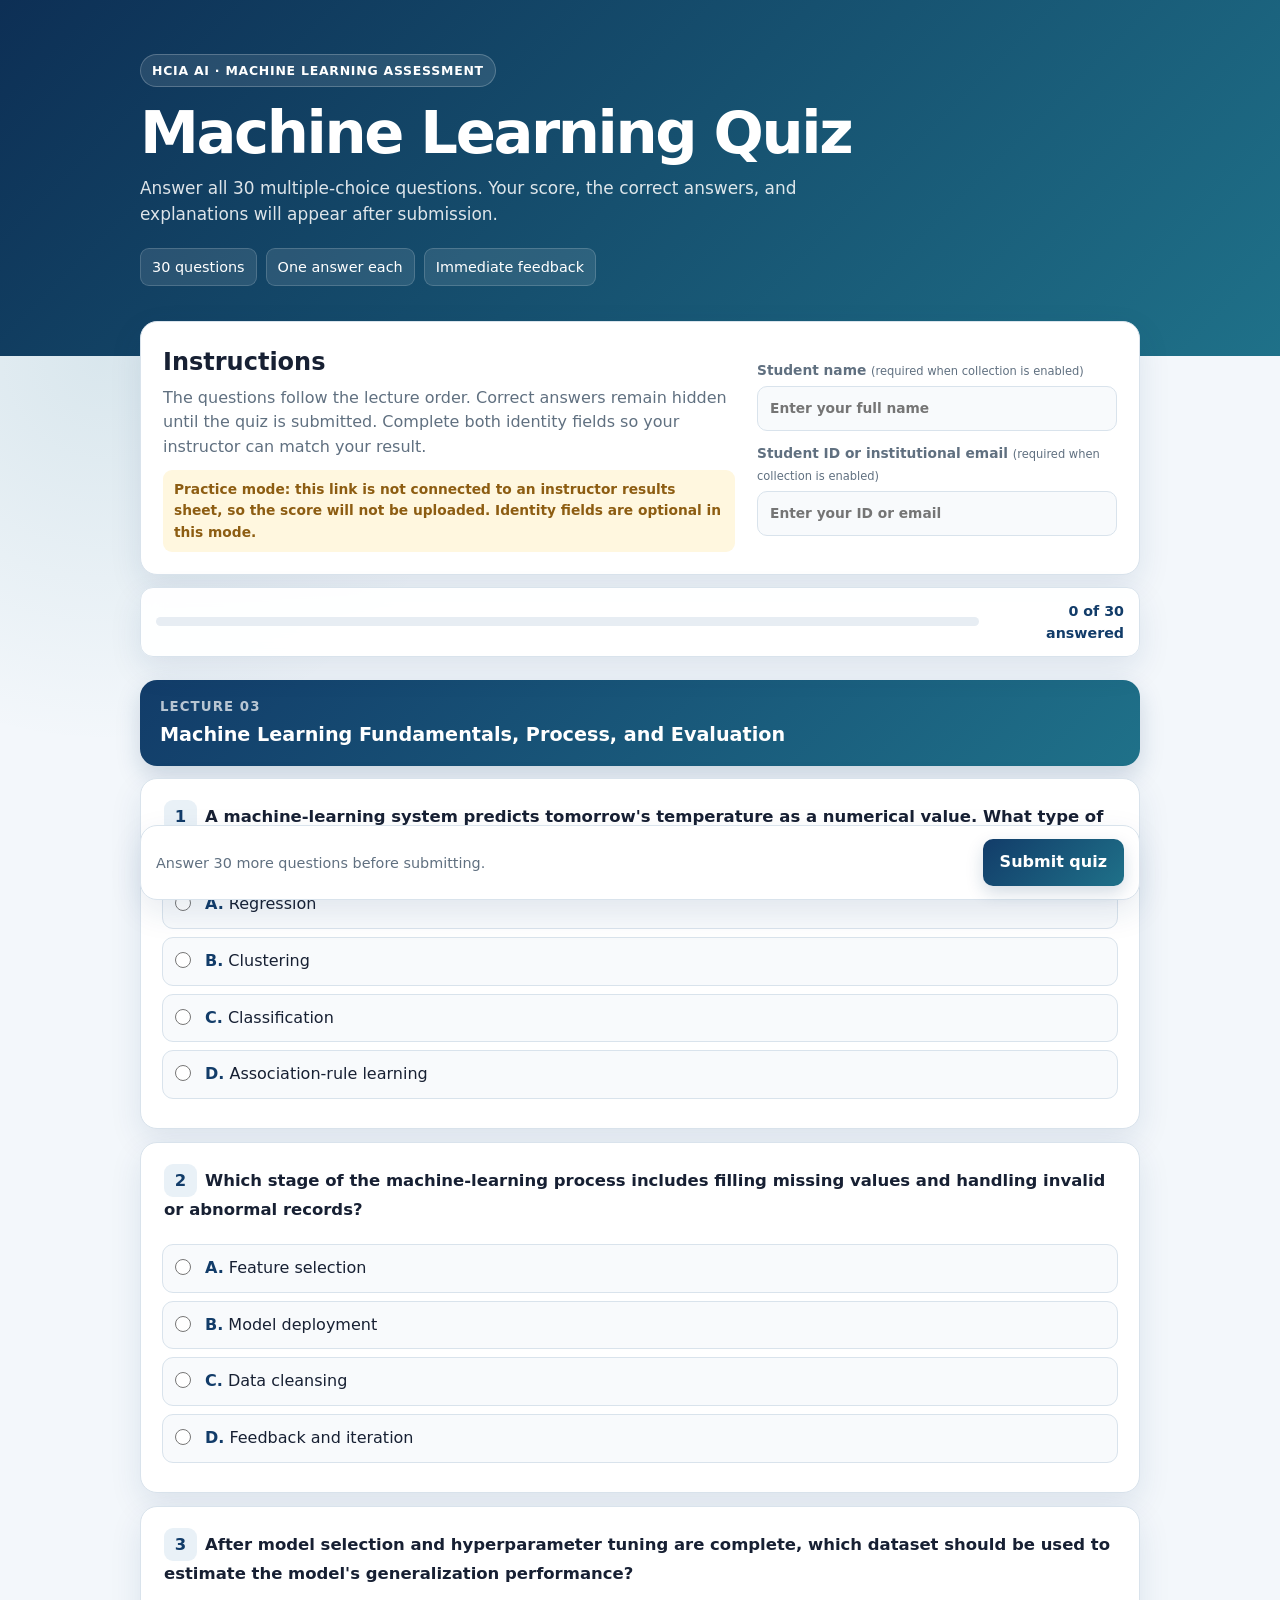
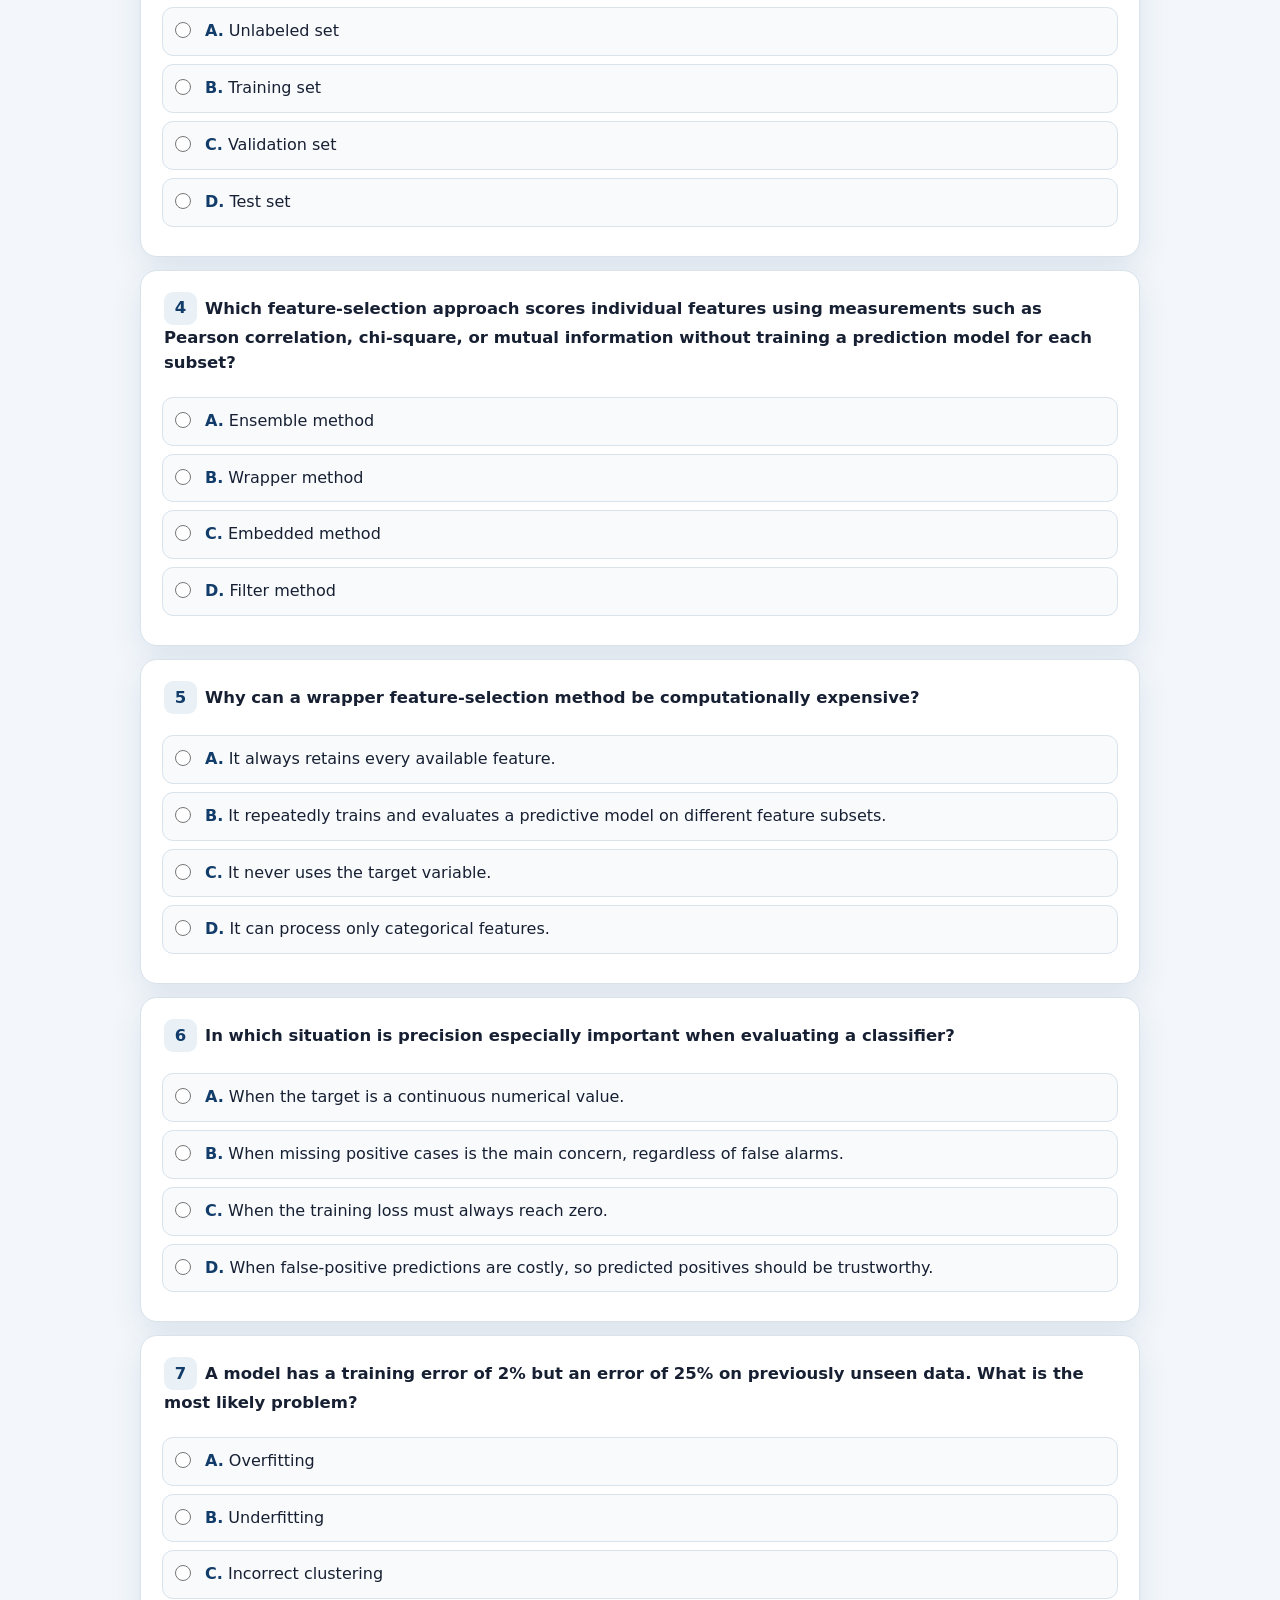
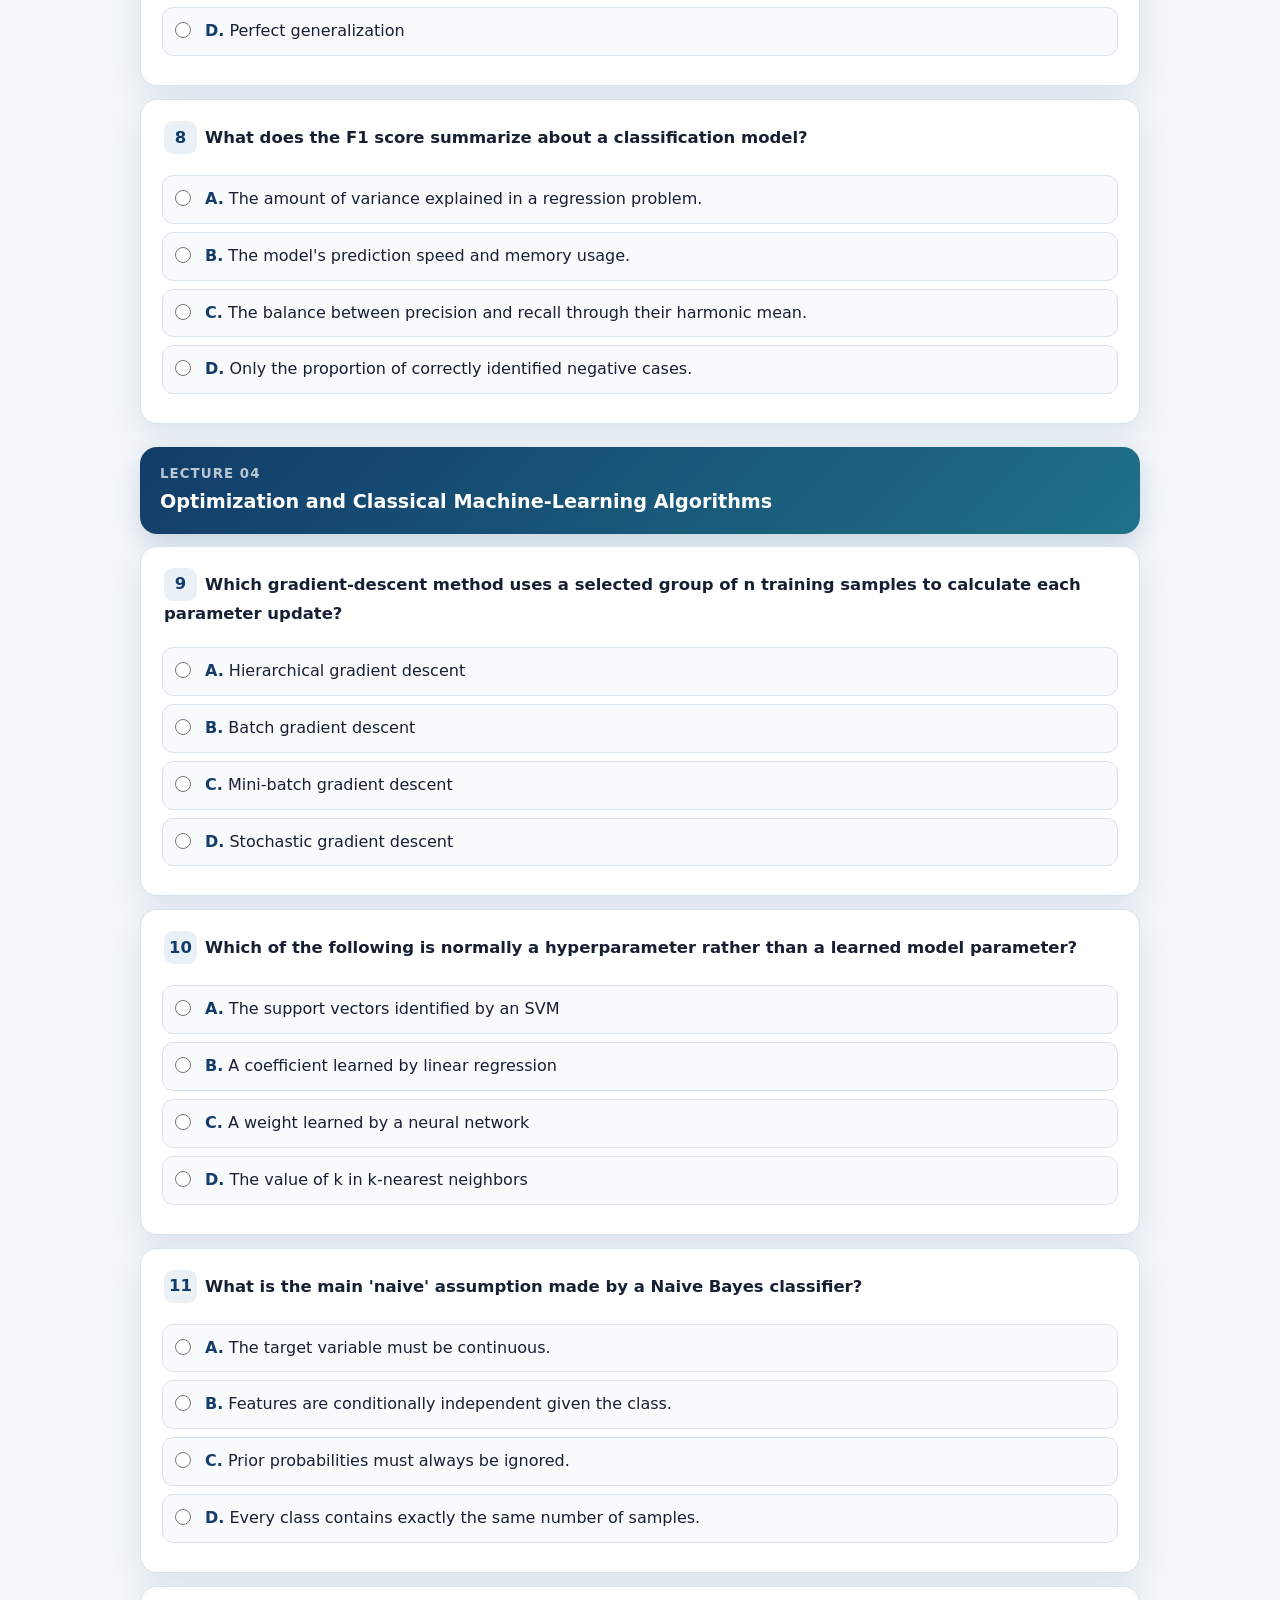
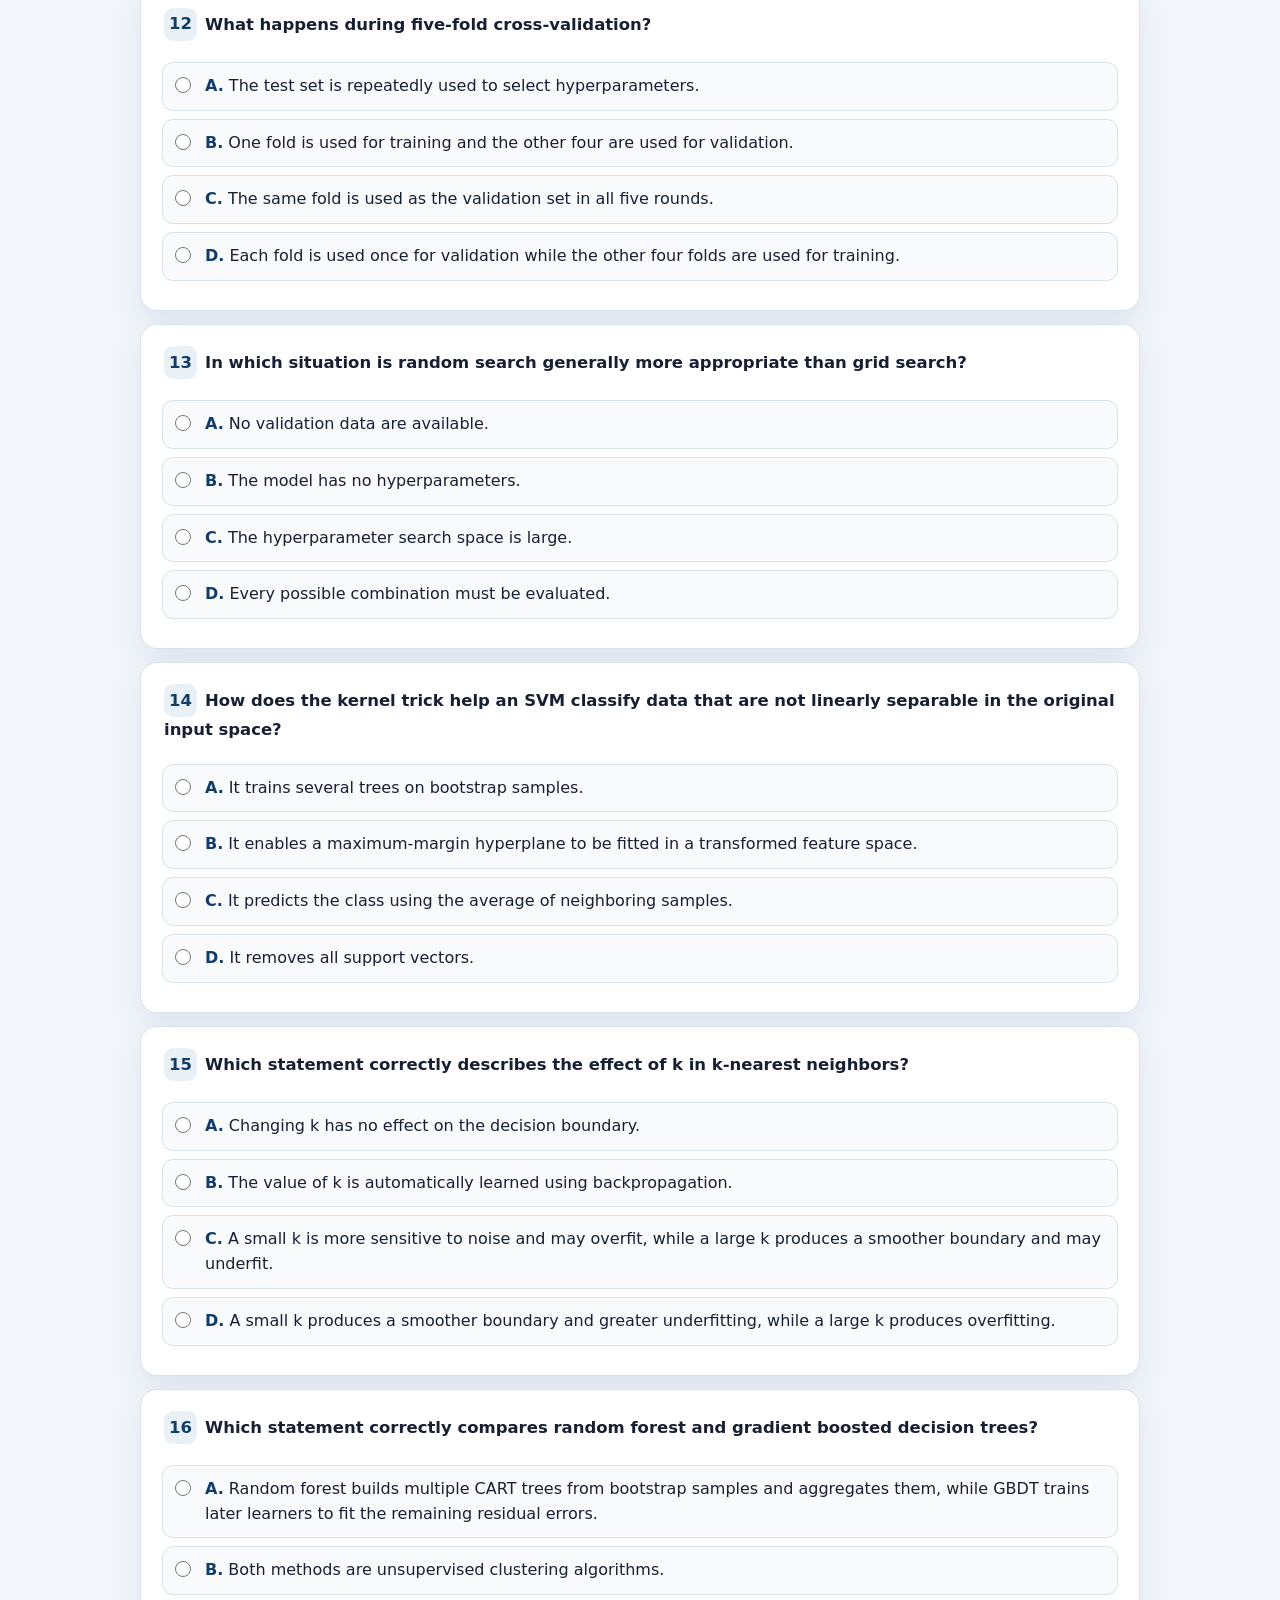
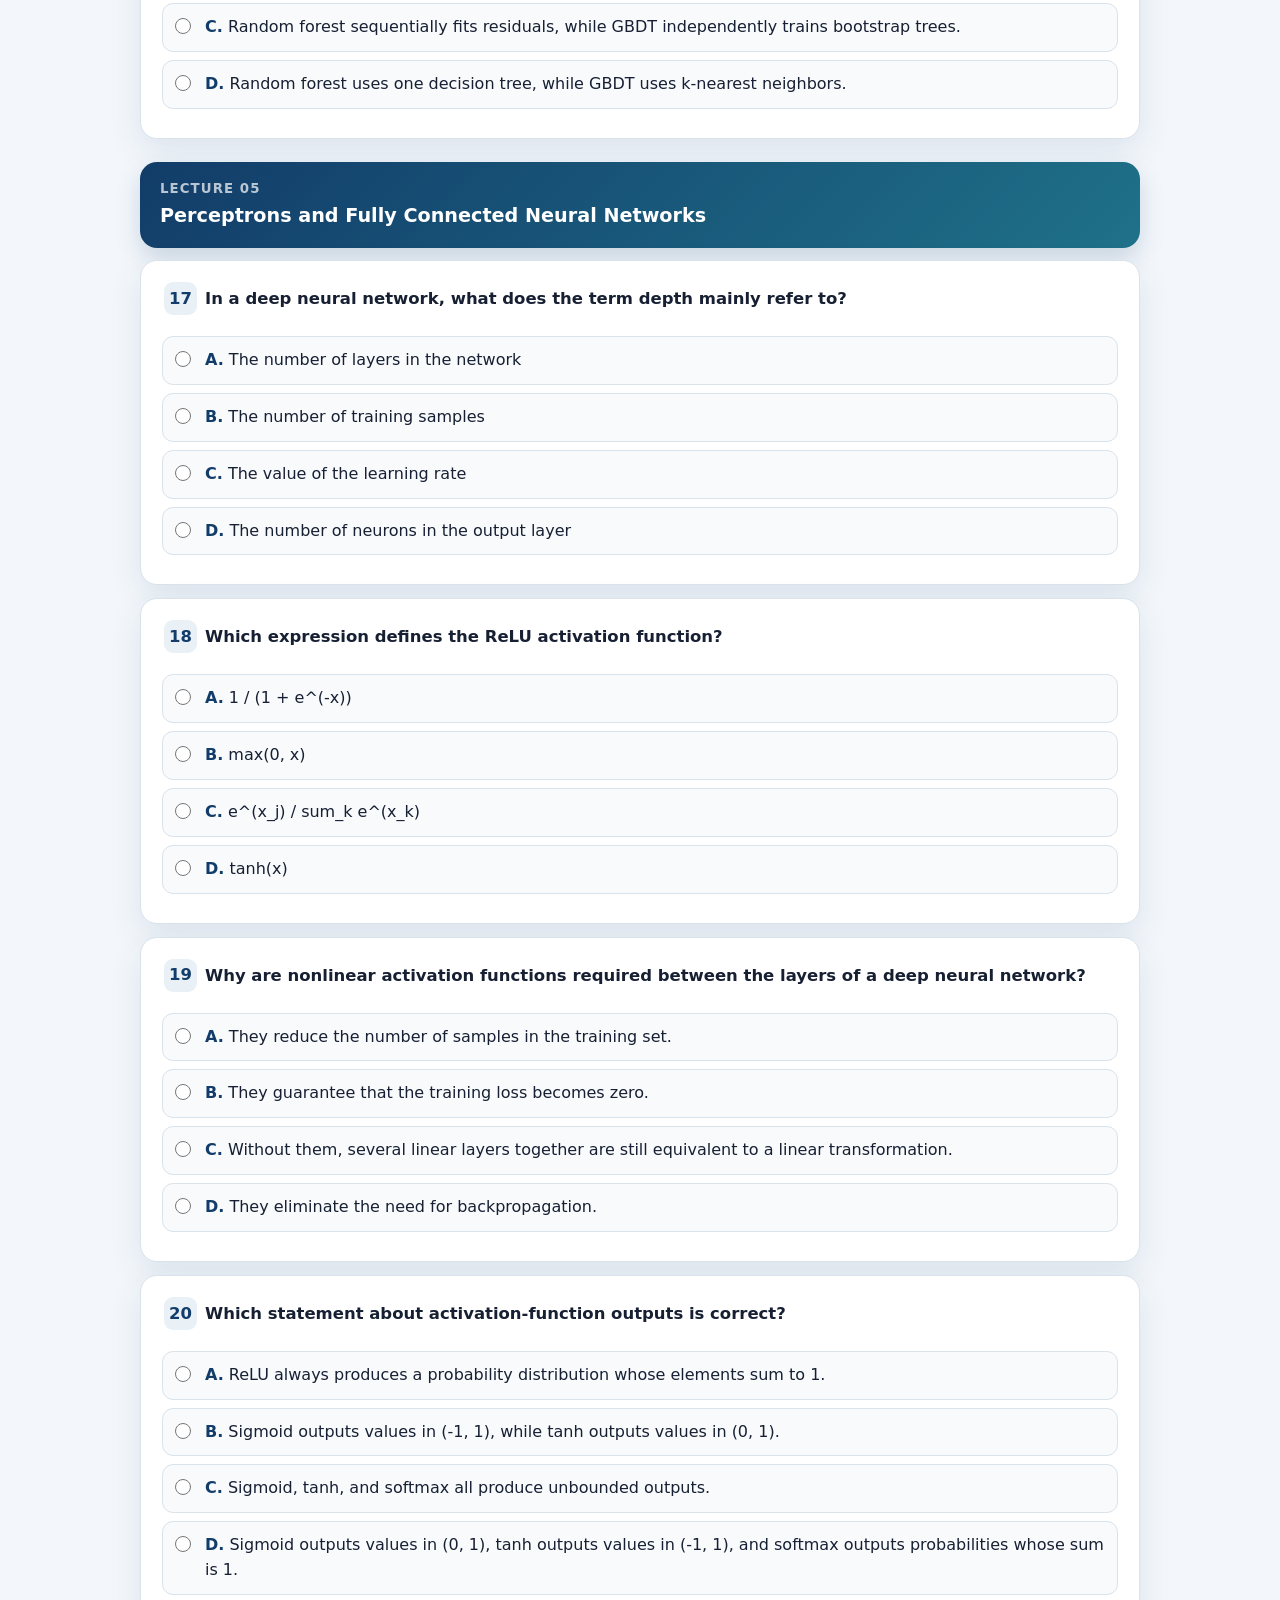
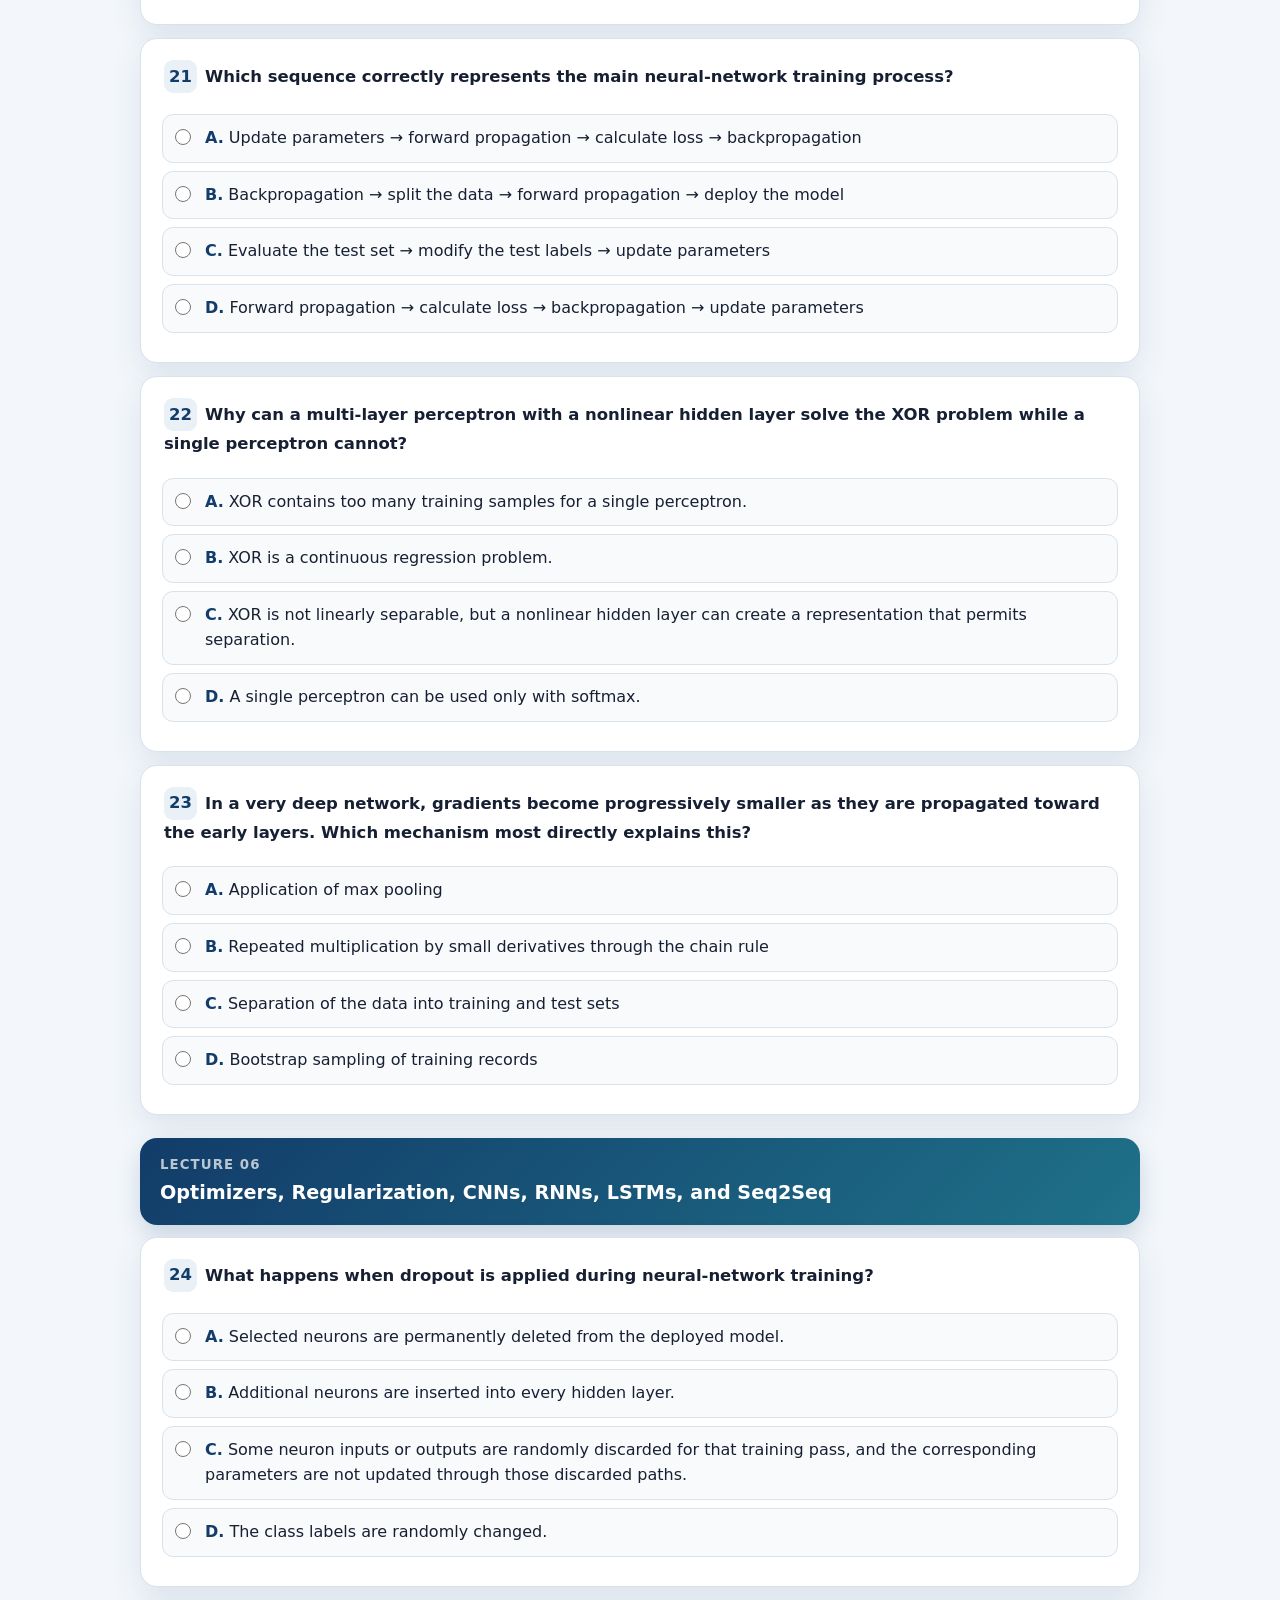
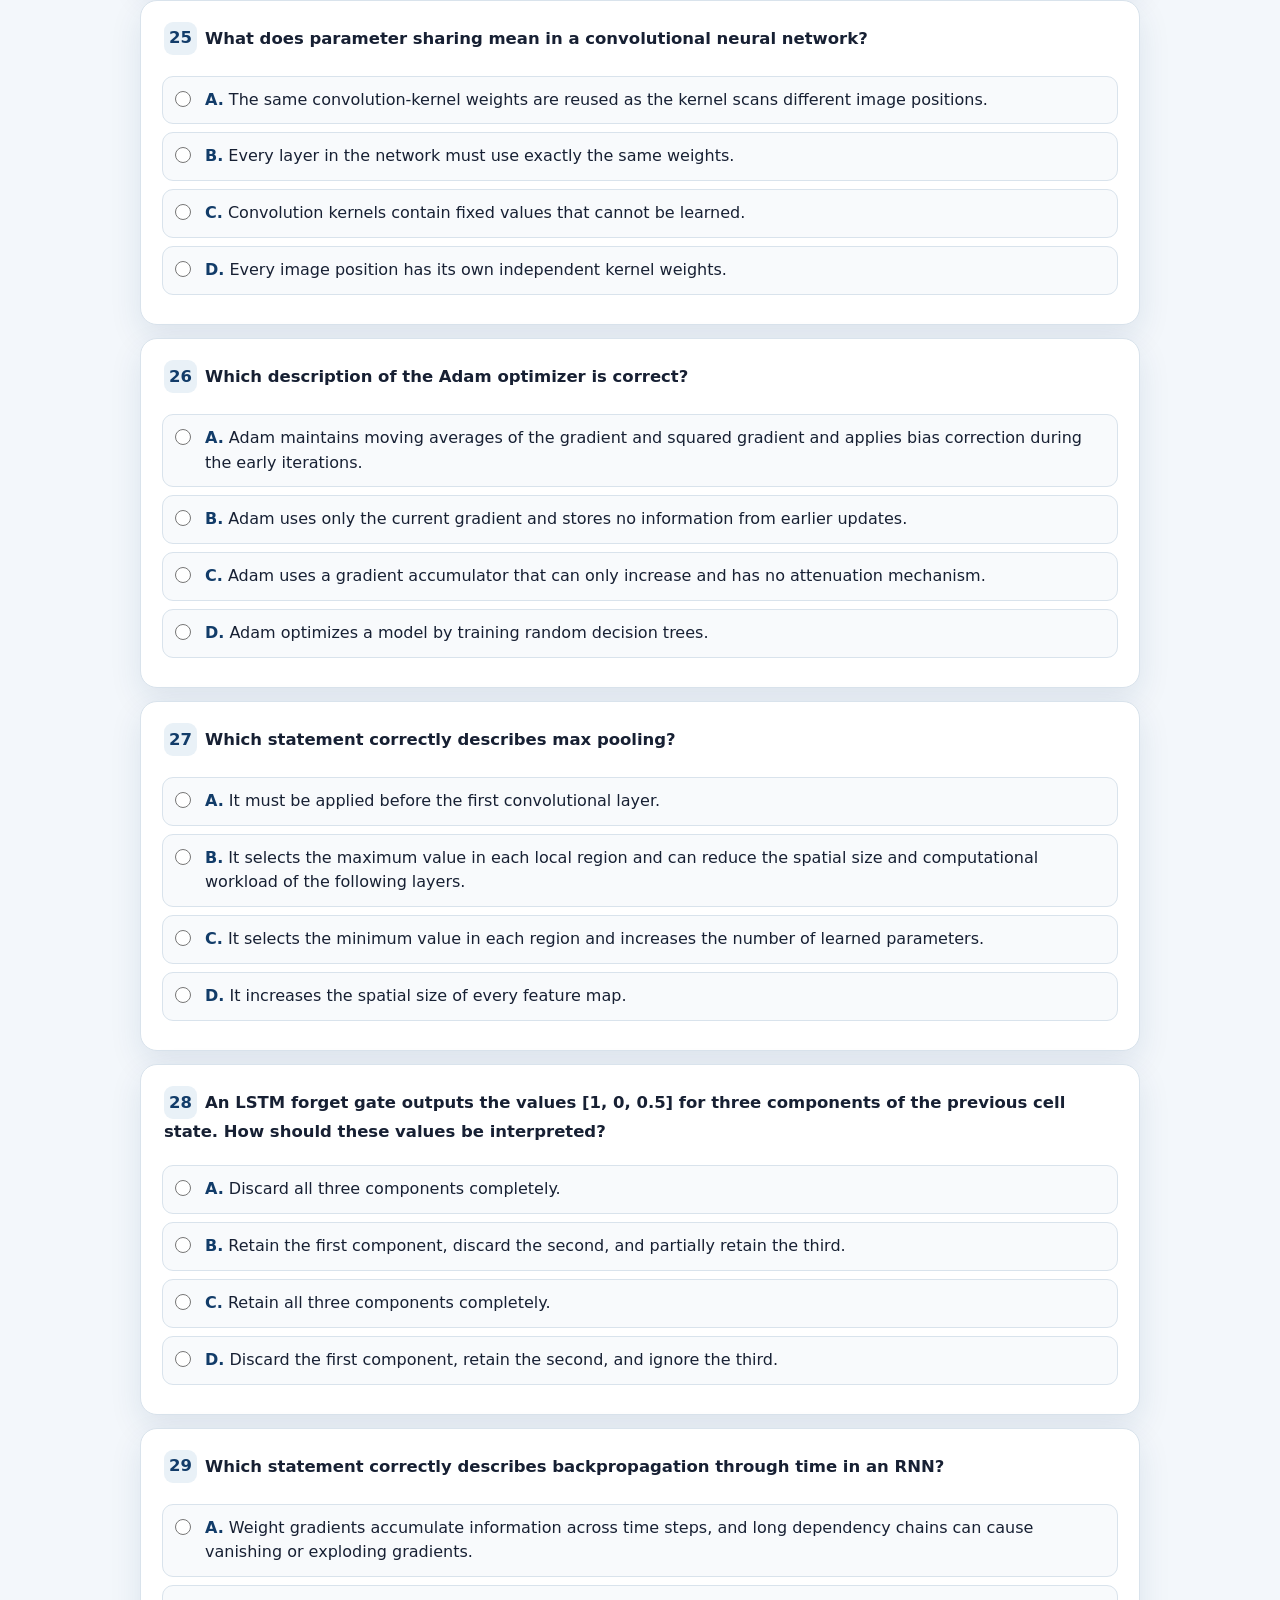
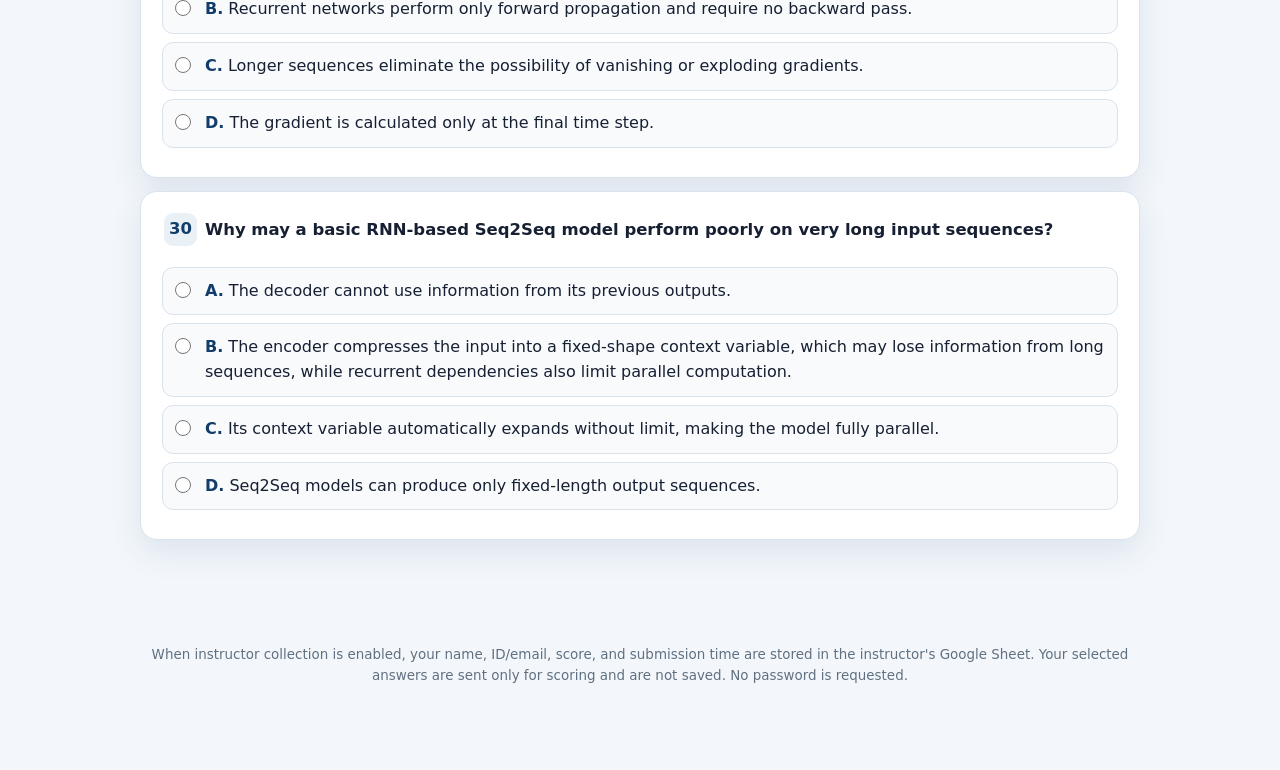
<file: index.html>
<!doctype html>
<html lang="en">
<head>
  <meta charset="utf-8">
  <meta name="viewport" content="width=device-width, initial-scale=1">
  <meta http-equiv="refresh" content="0; url=quiz/">
  <title>Machine Learning Quiz</title>
  <link rel="canonical" href="quiz/">
  <script>window.location.replace('quiz/');</script>
</head>
<body>
  <p><a href="quiz/">Open the Machine Learning Quiz</a></p>
</body>
</html>
</file>
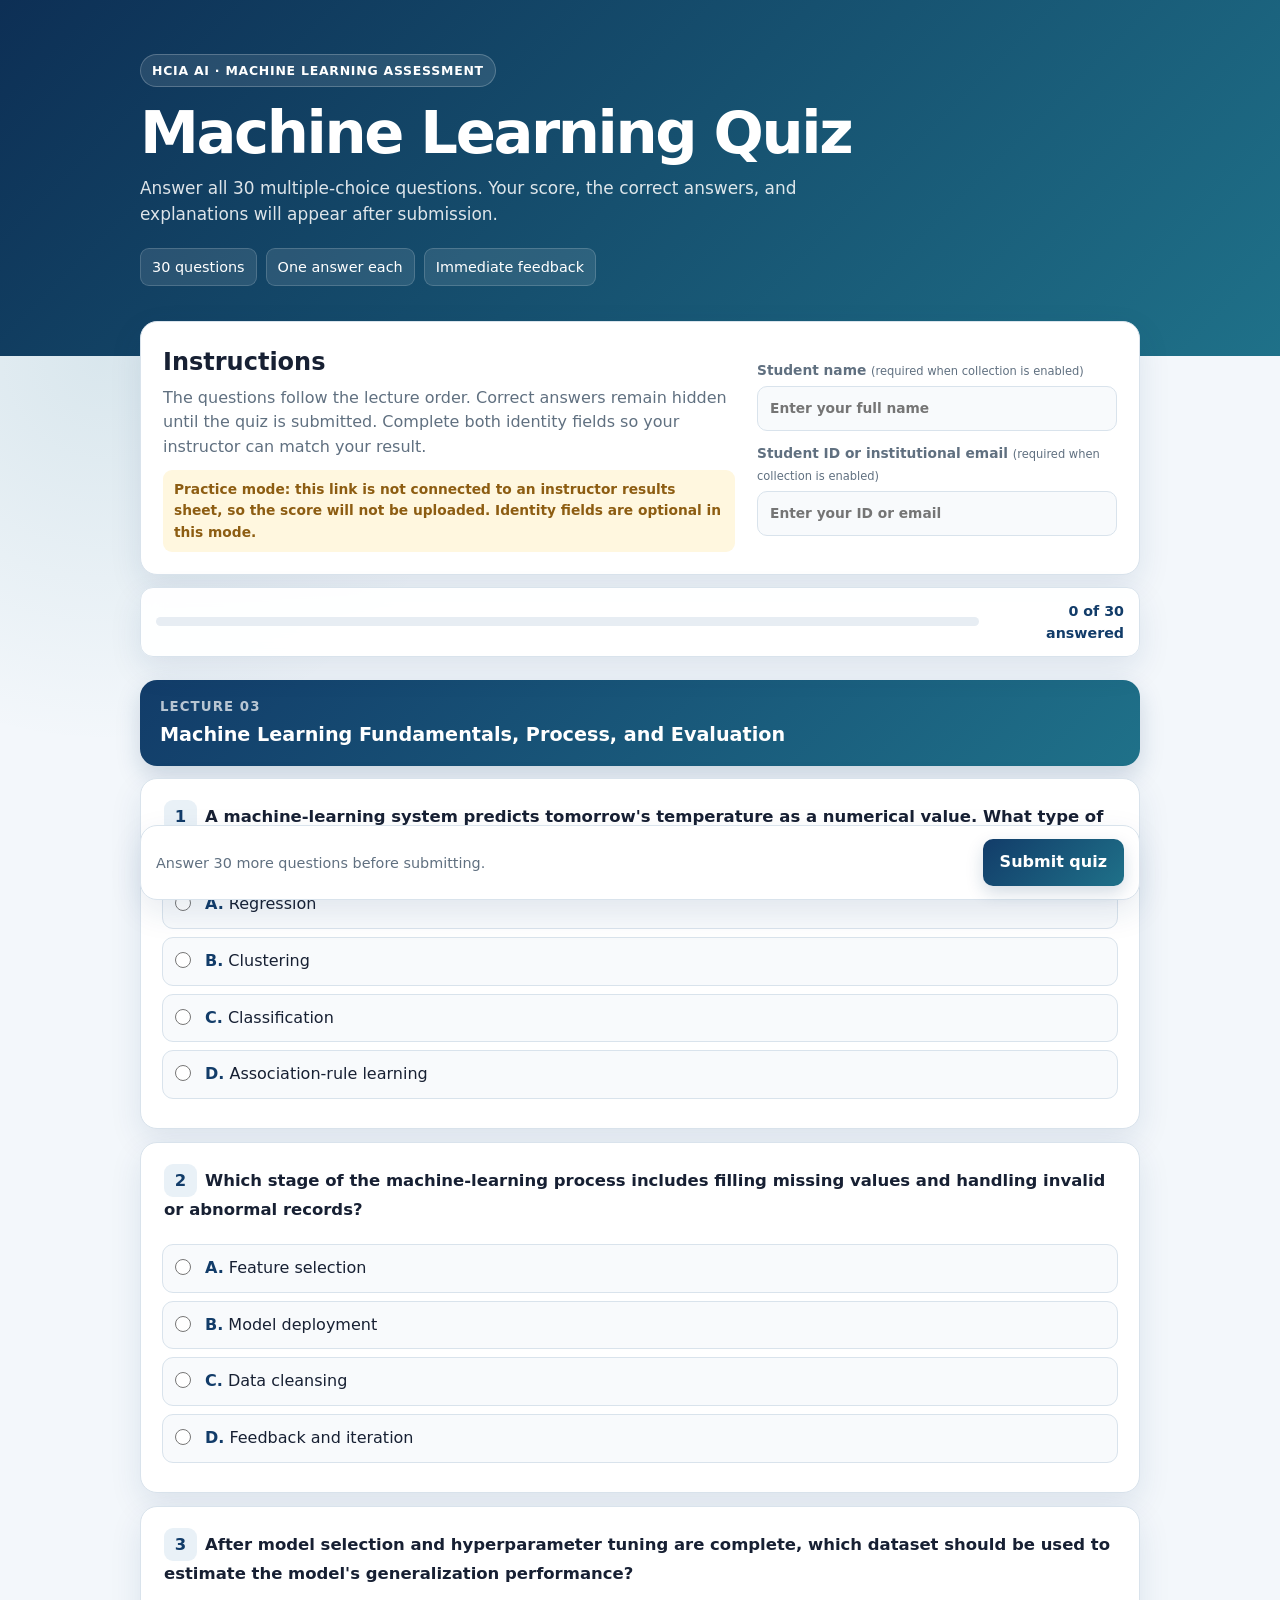
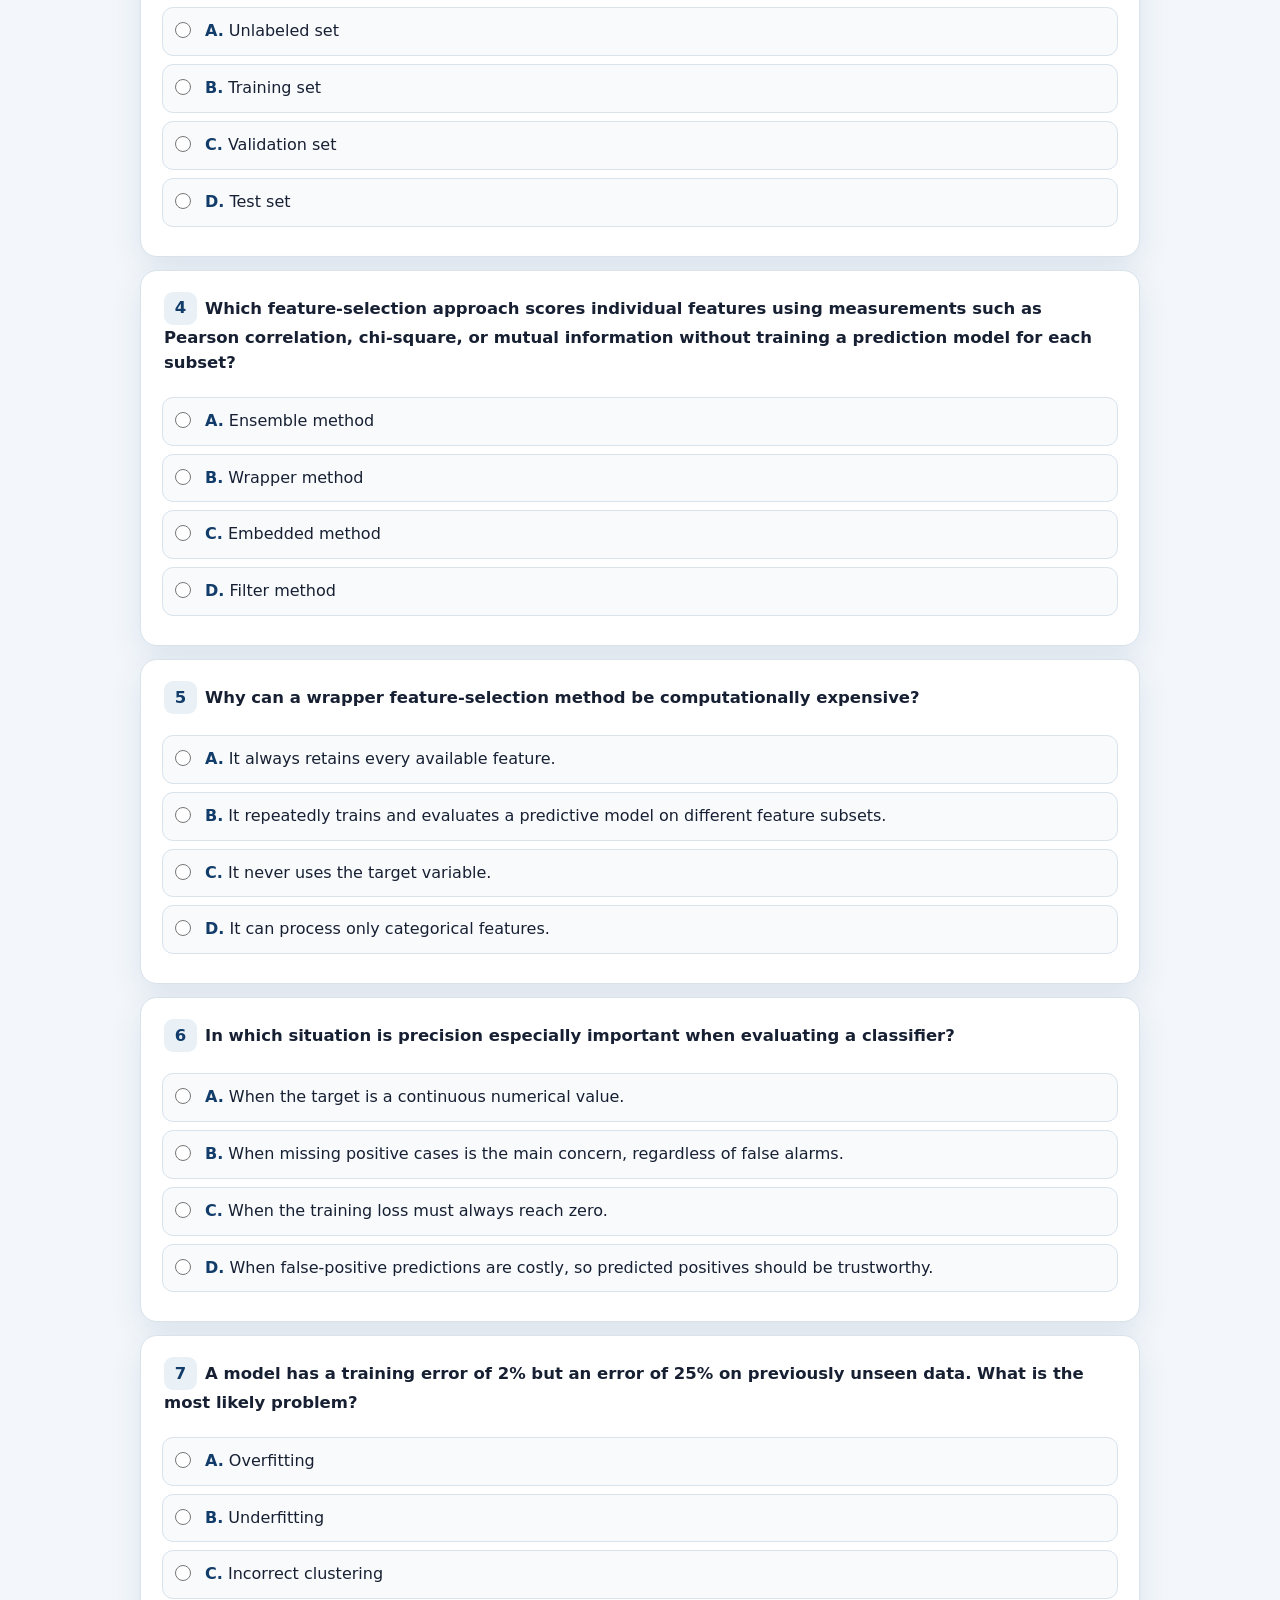
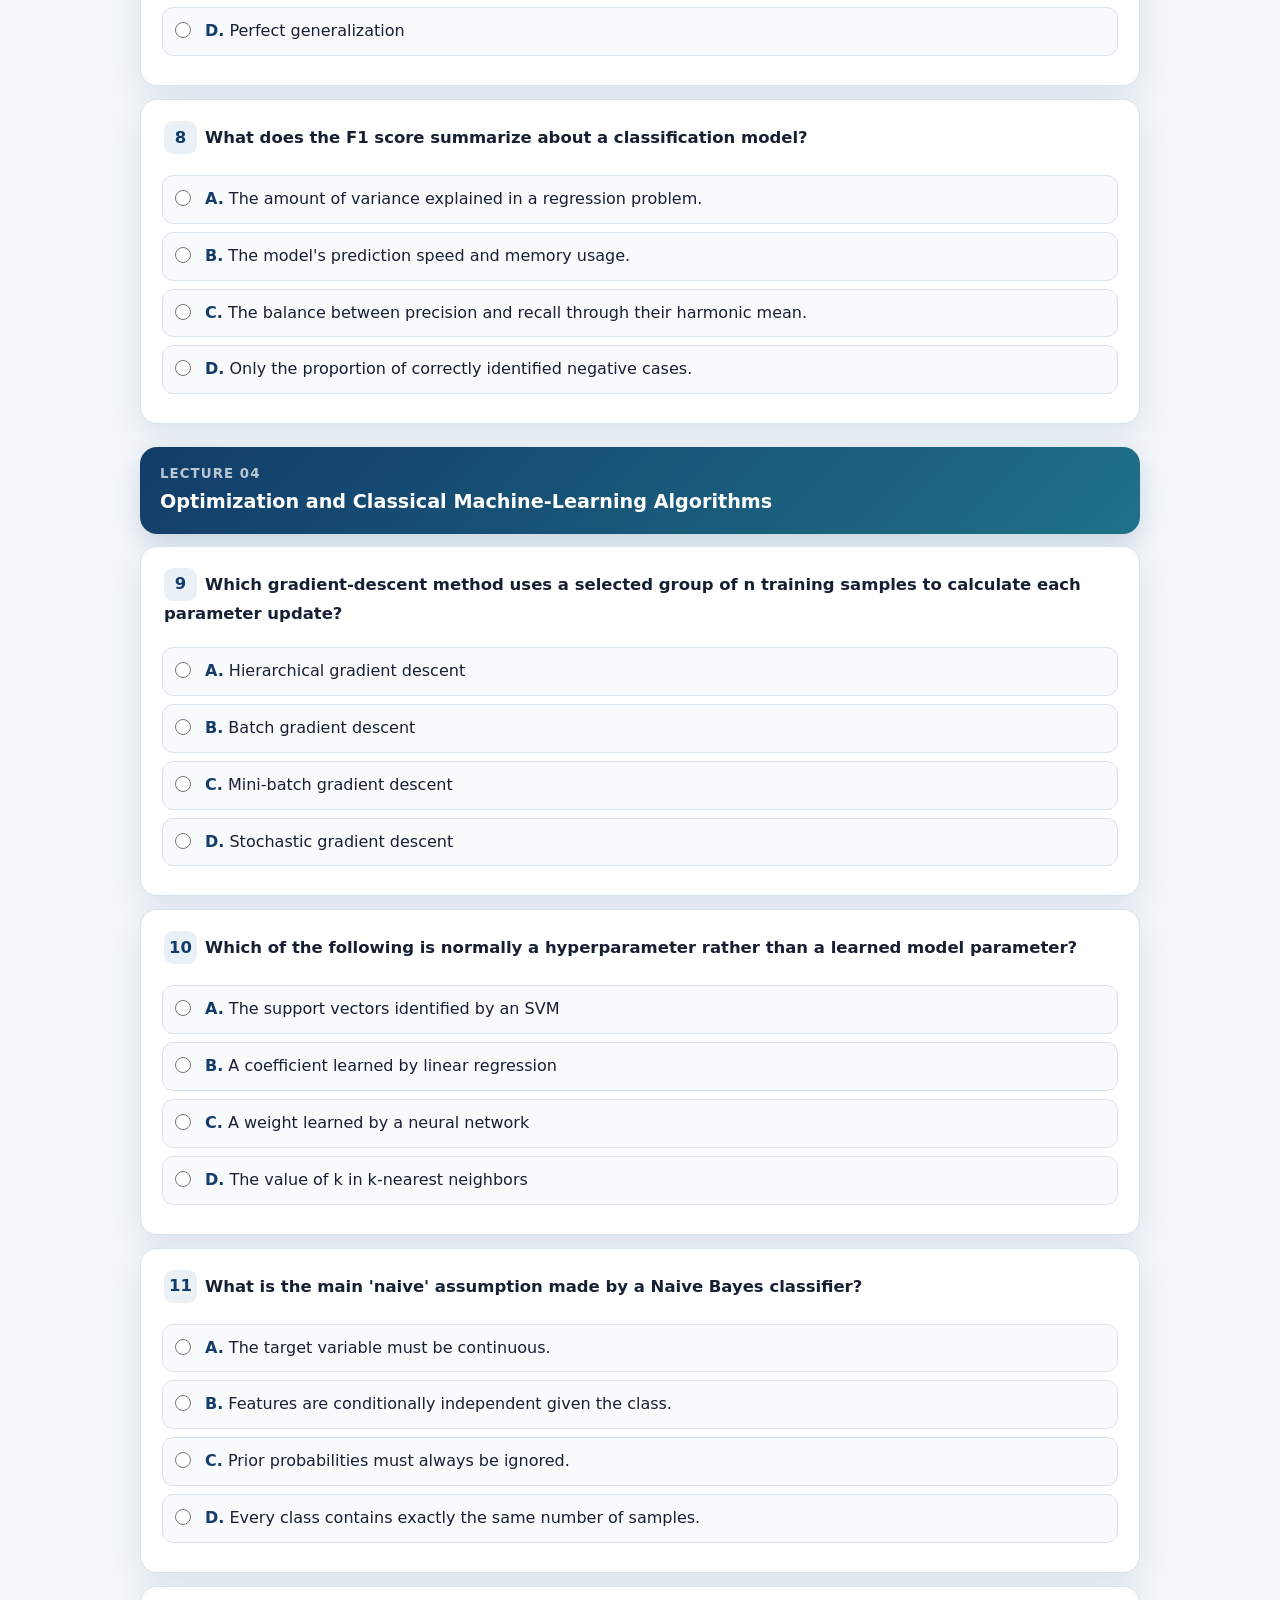
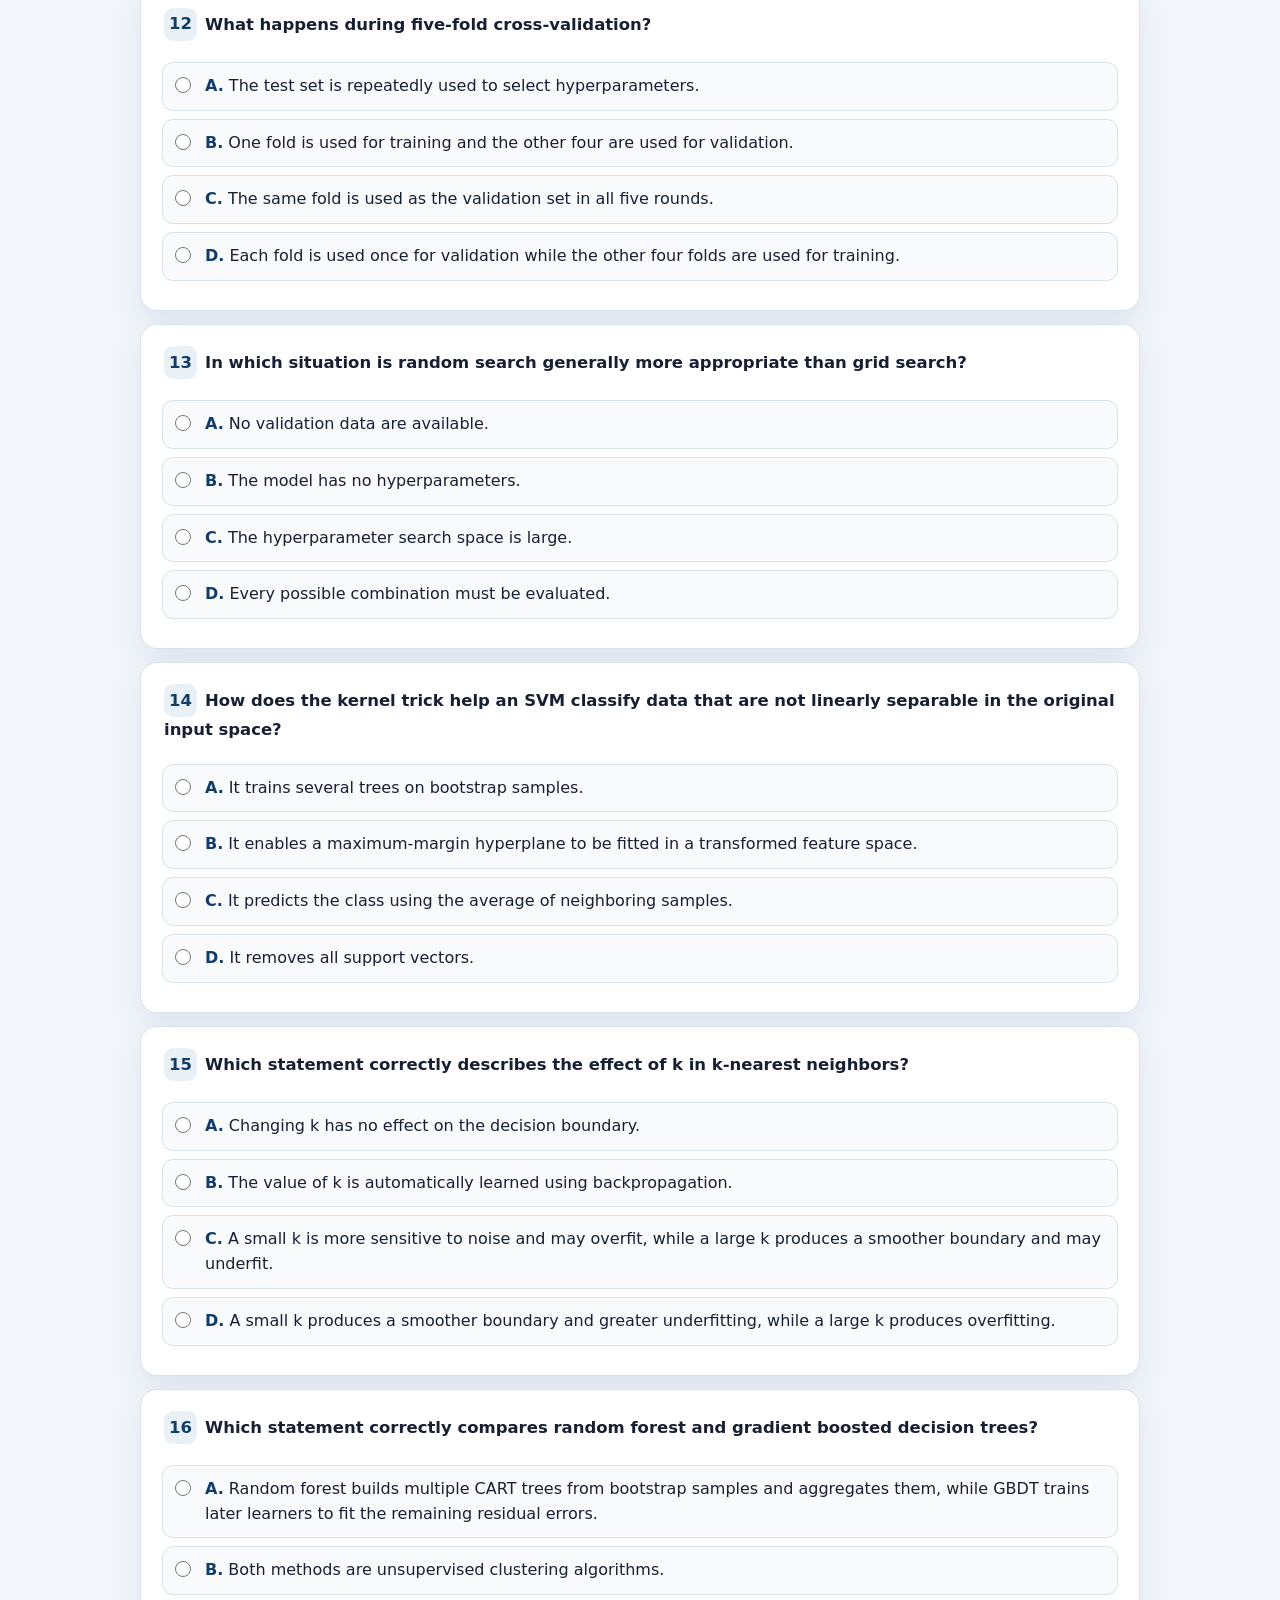
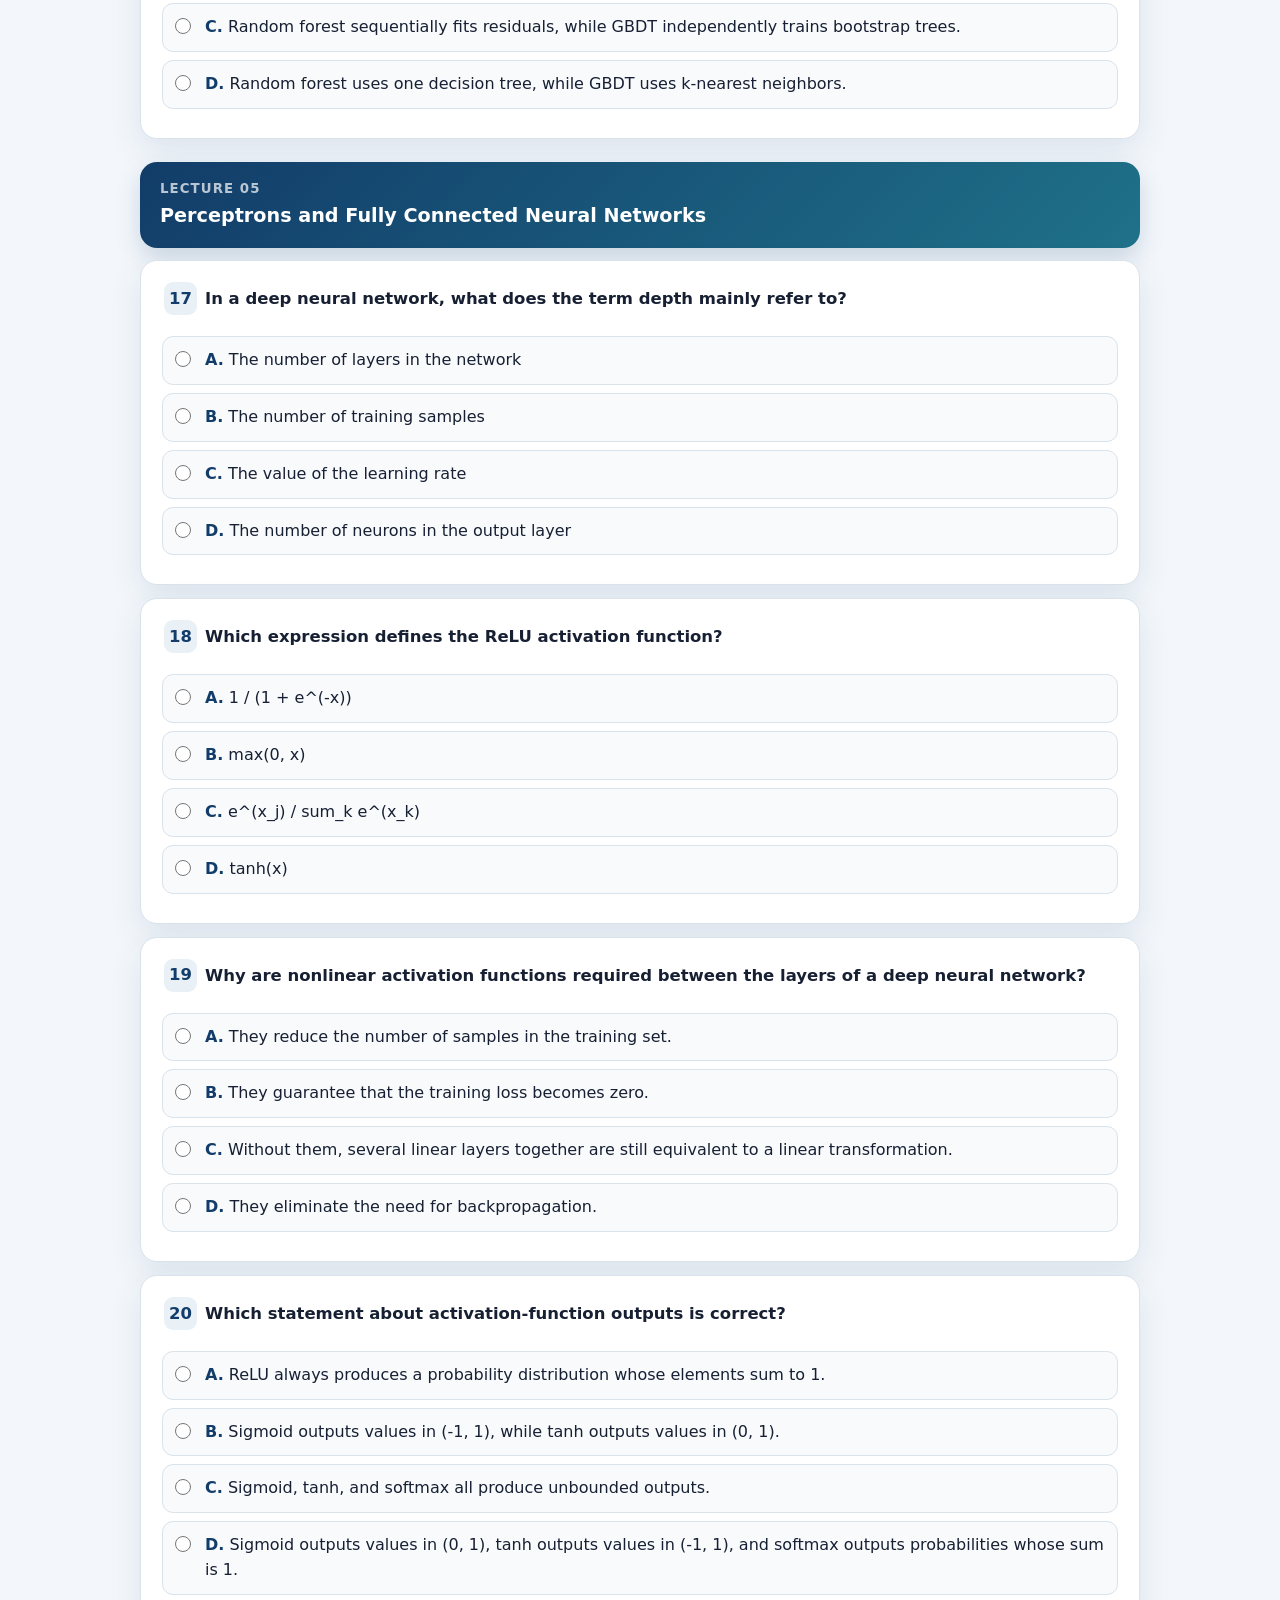
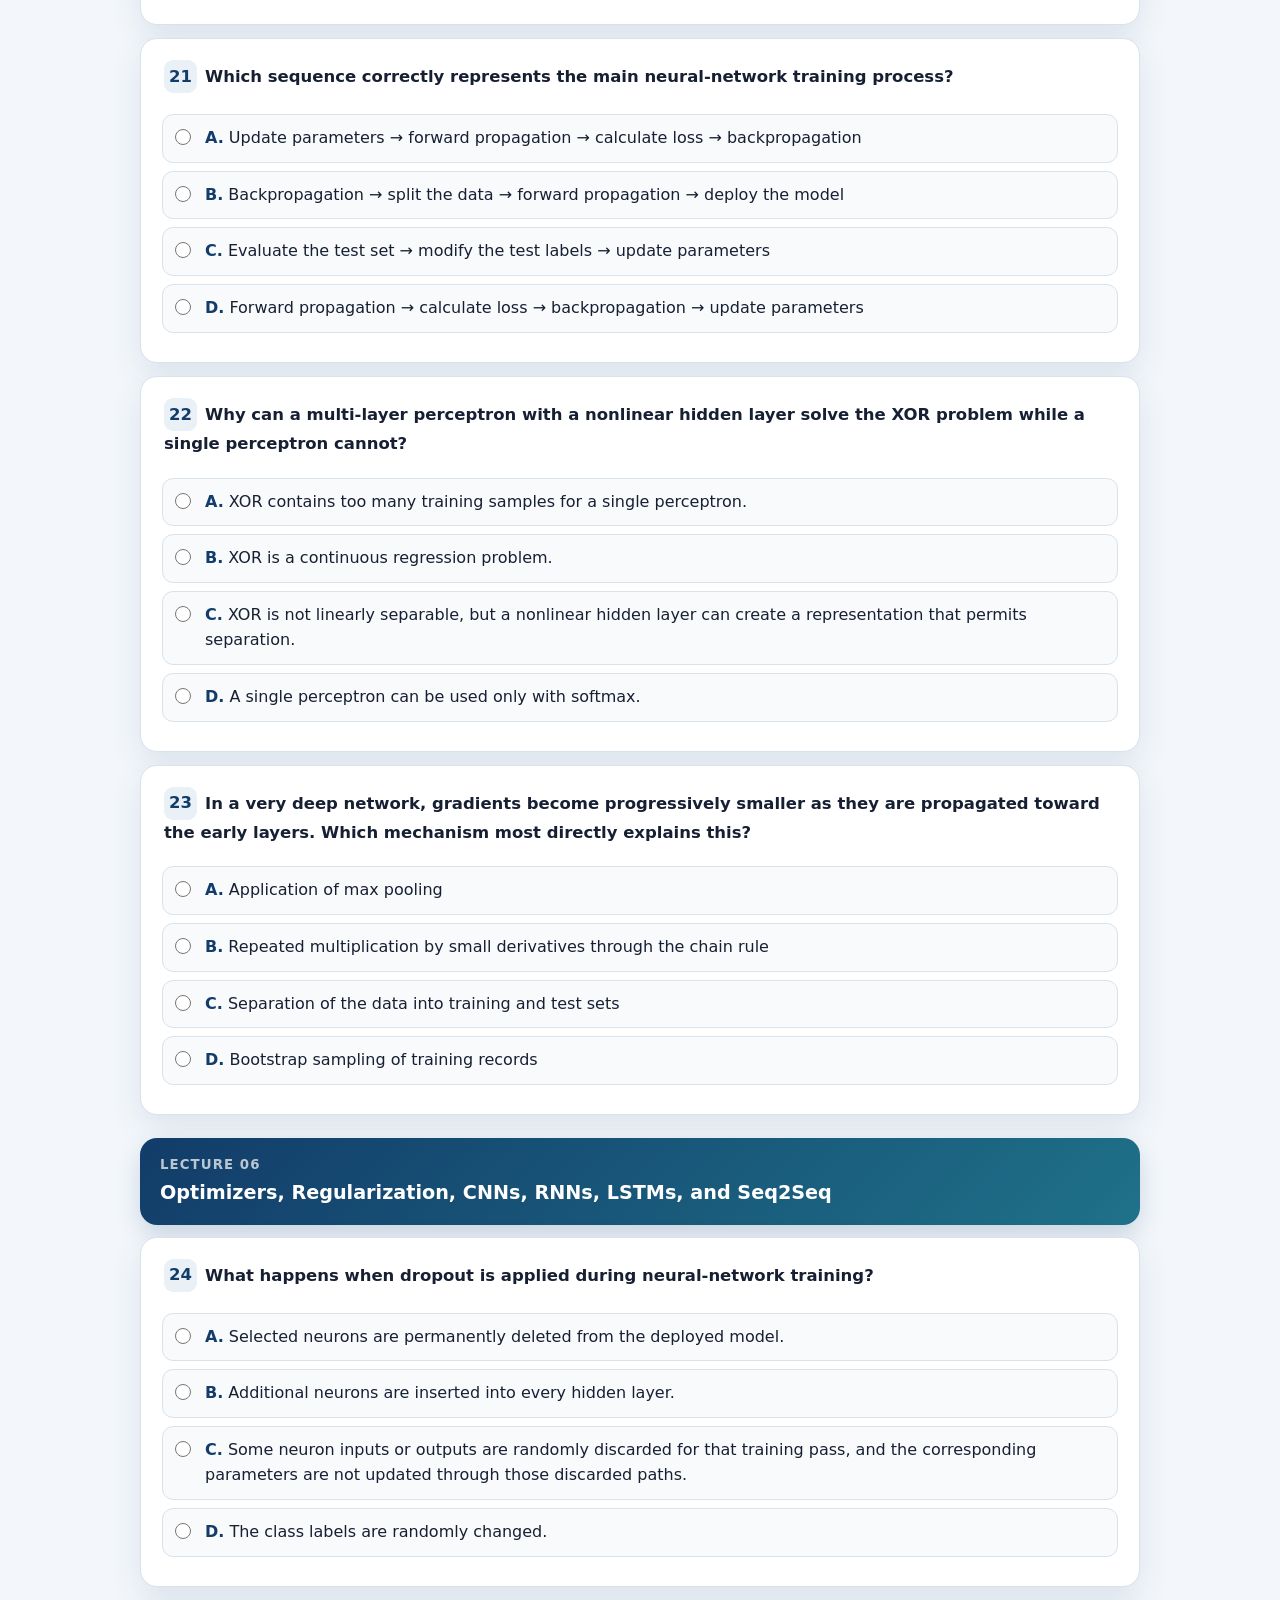
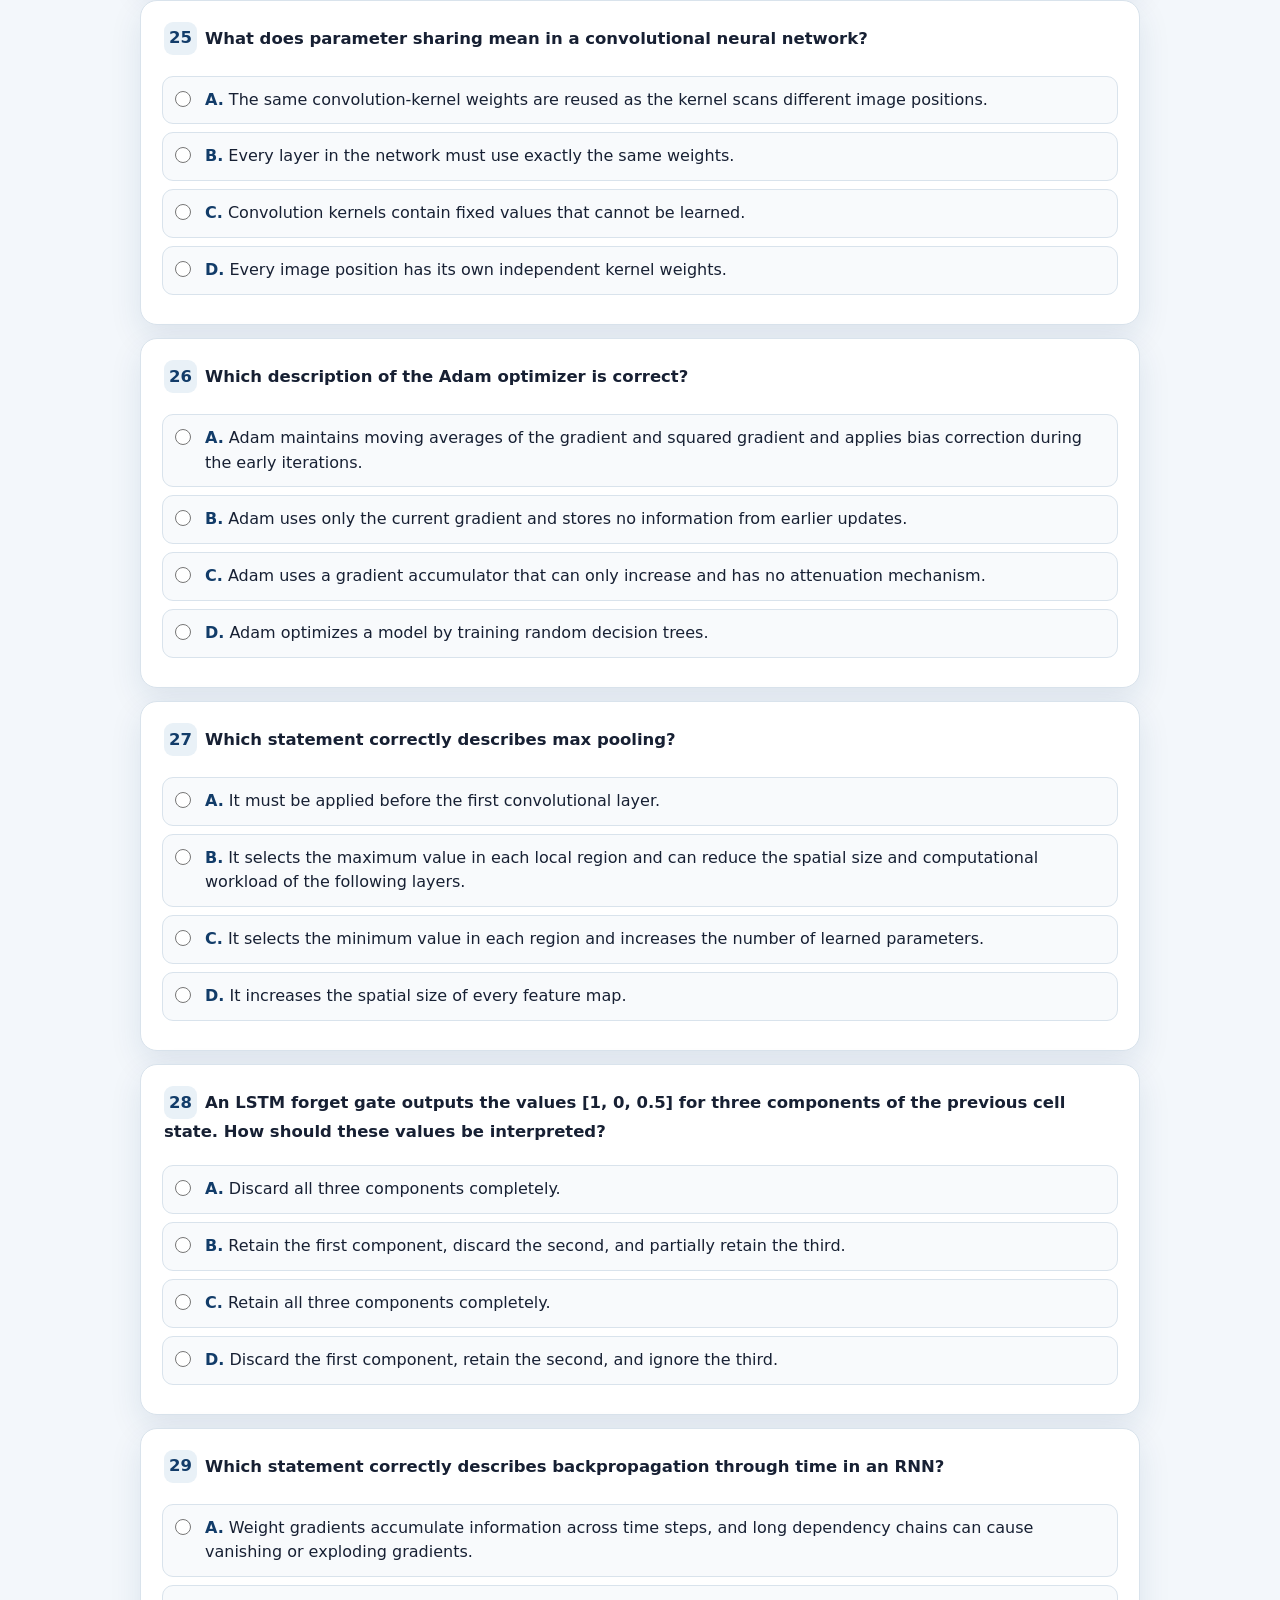
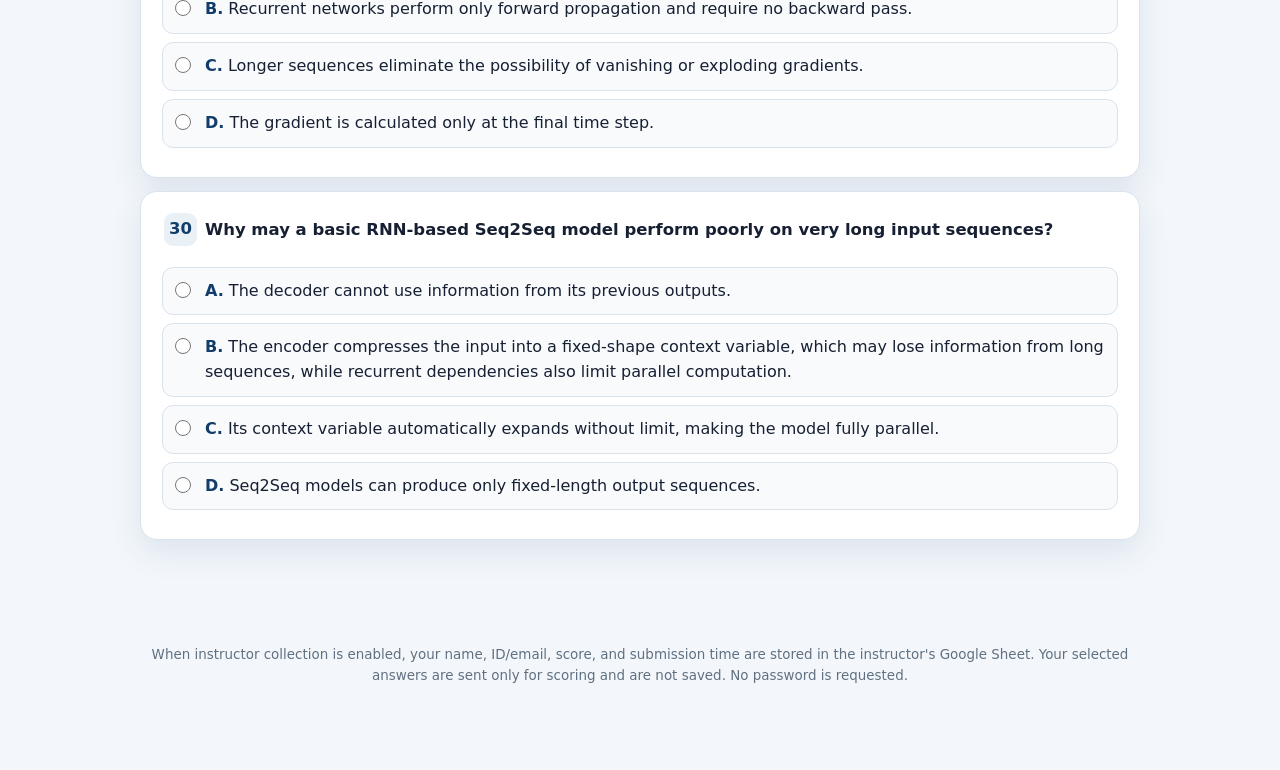
<file: quiz/index.html>
<!doctype html>
<html lang="en">
<head>
  <meta charset="utf-8">
  <meta name="viewport" content="width=device-width,initial-scale=1">
  <meta name="description" content="Thirty-question machine learning quiz with automatic scoring, answer review, and instructor result collection.">
  <title>Machine Learning Quiz</title>
  <link rel="stylesheet" href="styles.css">
  <link rel="stylesheet" href="results.css">
</head>
<body>
  <header class="hero">
    <div class="wrap">
      <p class="tag">HCIA AI · Machine Learning Assessment</p>
      <h1>Machine Learning Quiz</h1>
      <p class="lead">Answer all 30 multiple-choice questions. Your score, the correct answers, and explanations will appear after submission.</p>
      <div class="facts"><span>30 questions</span><span>One answer each</span><span>Immediate feedback</span></div>
    </div>
  </header>

  <main class="wrap main">
    <section class="panel intro">
      <div>
        <h2>Instructions</h2>
        <p>The questions follow the lecture order. Correct answers remain hidden until the quiz is submitted. Complete both identity fields so your instructor can match your result.</p>
        <p id="collectionMode" class="collection-mode" aria-live="polite"></p>
      </div>
      <div class="identity-grid">
        <label class="name">Student name <small>(required when collection is enabled)</small>
          <input id="studentName" maxlength="80" autocomplete="name" placeholder="Enter your full name" required>
        </label>
        <label class="name">Student ID or institutional email <small>(required when collection is enabled)</small>
          <input id="studentId" maxlength="120" autocomplete="username" placeholder="Enter your ID or email" required>
        </label>
      </div>
    </section>

    <section class="progress-panel" aria-label="Quiz progress">
      <div class="track"><div id="bar"></div></div>
      <strong id="progressText">0 of 30 answered</strong>
    </section>

    <section id="result" class="panel result" tabindex="-1" aria-live="polite">
      <div class="result-grid">
        <div id="ring" class="ring"><div><strong id="percent">0%</strong><span id="fraction">0 / 30</span></div></div>
        <div>
          <h2 id="resultTitle">Quiz completed</h2>
          <p id="resultMessage"></p>
          <p id="studentLine"></p>
          <div class="stats">
            <div><strong id="correctCount">0</strong><span>Correct</span></div>
            <div><strong id="wrongCount">0</strong><span>Incorrect</span></div>
            <div><strong id="scorePercent">0%</strong><span>Score</span></div>
          </div>
          <div id="submissionState" class="submission-state" role="status" aria-live="polite">
            <strong id="submissionTitle">Result submission</strong>
            <span id="submissionMessage">Your submission status will appear here.</span>
            <button id="retrySubmitBtn" class="light" type="button" hidden>Retry submission</button>
          </div>
          <div class="actions">
            <button id="reviewBtn" type="button">Review answers</button>
            <button id="copyBtn" class="light" type="button">Copy result</button>
            <button id="printBtn" class="light" type="button">Print</button>
            <button id="retakeBtn" class="light" type="button">Retake</button>
          </div>
        </div>
      </div>
      <h2 id="reviewHeading" class="review-heading">Answer review</h2>
      <div id="review"></div>
    </section>

    <form id="quiz" novalidate></form>

    <section id="submitBox" class="submit-box">
      <span id="submitHint">Answer all questions, then submit to see your result.</span>
      <button type="submit" form="quiz">Submit quiz</button>
    </section>

    <p class="privacy">When instructor collection is enabled, your name, ID/email, score, and submission time are stored in the instructor's Google Sheet. Your selected answers are sent only for scoring and are not saved. No password is requested.</p>
  </main>

  <div id="notice" class="notice" role="alert"></div>
  <script src="quiz.js"></script>
  <script src="option-order.js"></script>
  <script src="results-submission.js"></script>
</body>
</html>
</file>
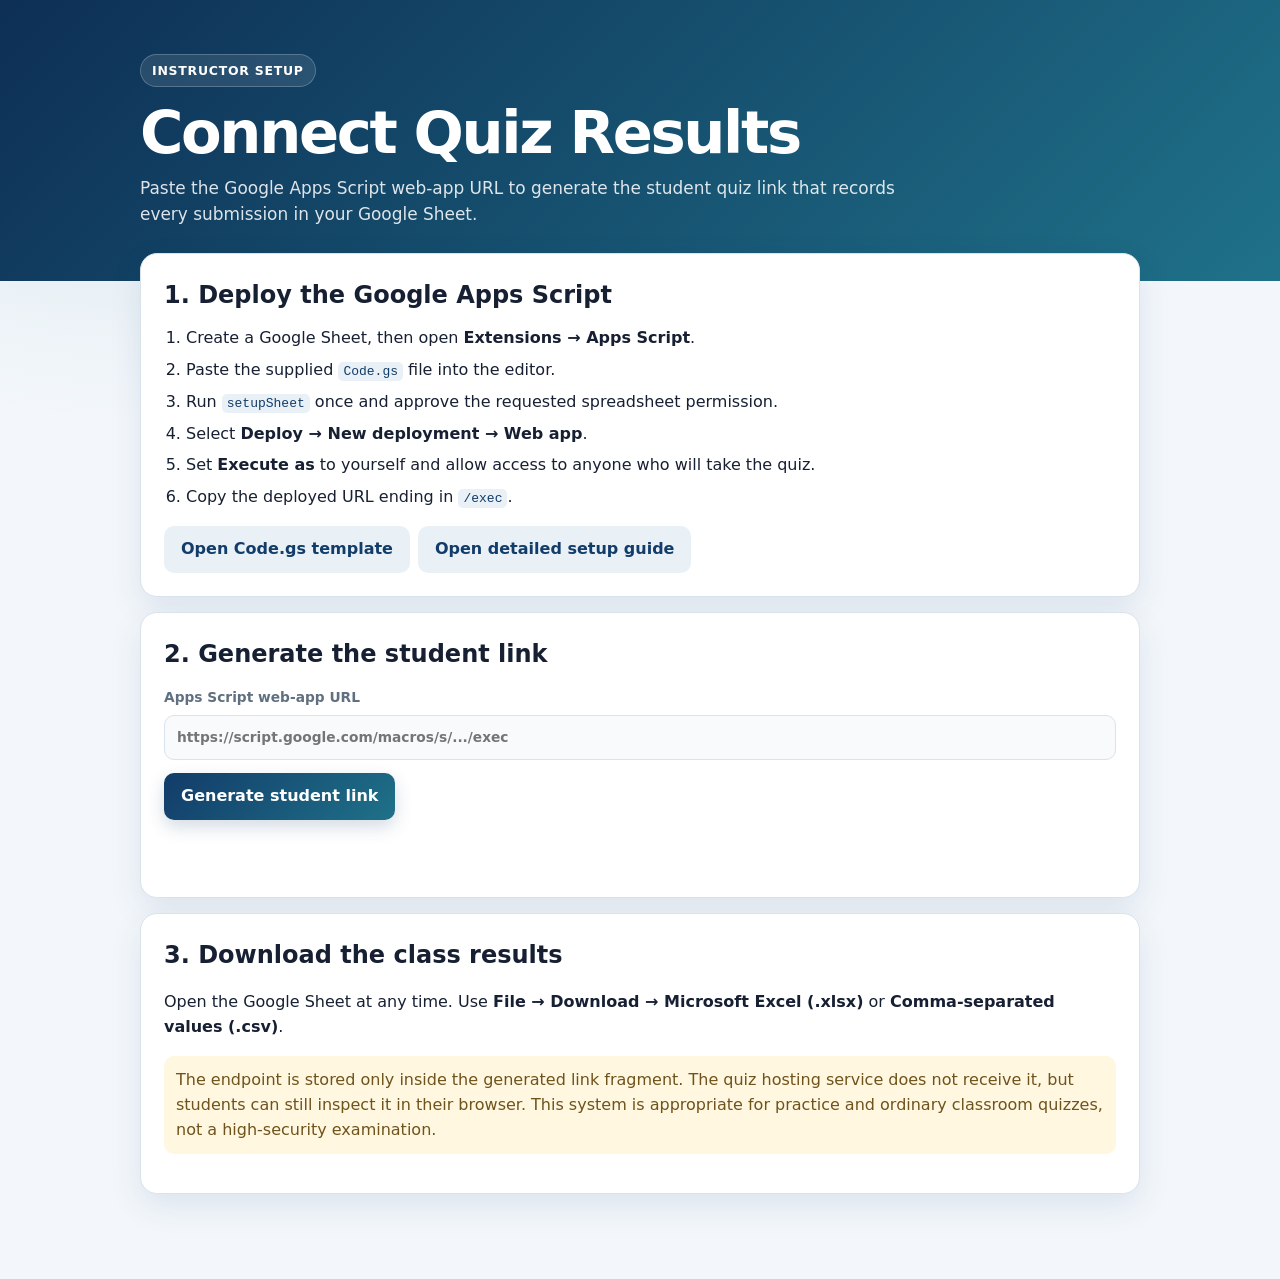
<file: quiz/setup-results.html>
<!doctype html>
<html lang="en">
<head>
  <meta charset="utf-8">
  <meta name="viewport" content="width=device-width,initial-scale=1">
  <meta name="description" content="Connect the Machine Learning Quiz to a Google Sheets results endpoint.">
  <title>Configure Quiz Results Collection</title>
  <link rel="stylesheet" href="styles.css">
  <link rel="stylesheet" href="results.css">
</head>
<body>
  <header class="hero compact-hero">
    <div class="wrap">
      <p class="tag">Instructor setup</p>
      <h1>Connect Quiz Results</h1>
      <p class="lead">Paste the Google Apps Script web-app URL to generate the student quiz link that records every submission in your Google Sheet.</p>
    </div>
  </header>

  <main class="wrap setup-main">
    <section class="panel setup-panel">
      <h2>1. Deploy the Google Apps Script</h2>
      <ol>
        <li>Create a Google Sheet, then open <strong>Extensions → Apps Script</strong>.</li>
        <li>Paste the supplied <code>Code.gs</code> file into the editor.</li>
        <li>Run <code>setupSheet</code> once and approve the requested spreadsheet permission.</li>
        <li>Select <strong>Deploy → New deployment → Web app</strong>.</li>
        <li>Set <strong>Execute as</strong> to yourself and allow access to anyone who will take the quiz.</li>
        <li>Copy the deployed URL ending in <code>/exec</code>.</li>
      </ol>
      <div class="actions">
        <a class="button-link" href="google-apps-script/Code.gs" target="_blank" rel="noopener">Open Code.gs template</a>
        <a class="button-link" href="google-apps-script/SETUP.md" target="_blank" rel="noopener">Open detailed setup guide</a>
      </div>
    </section>

    <section class="panel setup-panel">
      <h2>2. Generate the student link</h2>
      <label class="name">Apps Script web-app URL
        <input id="endpointInput" type="url" autocomplete="off" placeholder="https://script.google.com/macros/s/.../exec">
      </label>
      <button id="generateBtn" type="button">Generate student link</button>
      <p id="setupError" class="setup-error" role="alert"></p>

      <div id="generatedBox" class="generated-box" hidden>
        <label class="name">Share this quiz link with students
          <textarea id="generatedLink" rows="4" readonly></textarea>
        </label>
        <div class="actions">
          <button id="copyLinkBtn" type="button">Copy link</button>
          <a id="openQuizLink" class="button-link" target="_blank" rel="noopener">Open test quiz</a>
        </div>
      </div>
    </section>

    <section class="panel setup-panel">
      <h2>3. Download the class results</h2>
      <p>Open the Google Sheet at any time. Use <strong>File → Download → Microsoft Excel (.xlsx)</strong> or <strong>Comma-separated values (.csv)</strong>.</p>
      <p class="setup-note">The endpoint is stored only inside the generated link fragment. The quiz hosting service does not receive it, but students can still inspect it in their browser. This system is appropriate for practice and ordinary classroom quizzes, not a high-security examination.</p>
    </section>
  </main>

  <script>
    "use strict";

    const endpointInput = document.getElementById("endpointInput");
    const generateBtn = document.getElementById("generateBtn");
    const generatedBox = document.getElementById("generatedBox");
    const generatedLink = document.getElementById("generatedLink");
    const setupError = document.getElementById("setupError");
    const openQuizLink = document.getElementById("openQuizLink");
    const copyLinkBtn = document.getElementById("copyLinkBtn");

    function validEndpoint(value) {
      try {
        const url = new URL(value);
        return url.protocol === "https:" &&
          url.hostname === "script.google.com" &&
          /^\/macros\/s\/[^/]+\/exec$/.test(url.pathname);
      } catch (_error) {
        return false;
      }
    }

    function generateLink() {
      const endpoint = endpointInput.value.trim();
      if (!validEndpoint(endpoint)) {
        setupError.textContent = "Paste the deployed Apps Script web-app URL ending in /exec.";
        generatedBox.hidden = true;
        return;
      }

      const quizUrl = new URL("index.html", window.location.href);
      quizUrl.hash = `resultsEndpoint=${encodeURIComponent(endpoint)}`;
      generatedLink.value = quizUrl.href;
      openQuizLink.href = quizUrl.href;
      generatedBox.hidden = false;
      setupError.textContent = "";
    }

    generateBtn.addEventListener("click", generateLink);
    endpointInput.addEventListener("keydown", event => {
      if (event.key === "Enter") generateLink();
    });
    copyLinkBtn.addEventListener("click", async () => {
      try {
        await navigator.clipboard.writeText(generatedLink.value);
        copyLinkBtn.textContent = "Copied";
        window.setTimeout(() => { copyLinkBtn.textContent = "Copy link"; }, 1600);
      } catch (_error) {
        generatedLink.focus();
        generatedLink.select();
      }
    });
  </script>
</body>
</html>
</file>
<file: quiz/styles.css>
:root{--bg:#f3f7fb;--card:#fff;--text:#172033;--muted:#607080;--navy:#123c69;--teal:#1f7189;--line:#d9e3ec;--good:#138257;--goodbg:#eaf8f2;--bad:#bd3636;--badbg:#fff0f0;--shadow:0 12px 32px rgba(18,60,105,.1)}*{box-sizing:border-box}html{scroll-behavior:smooth}body{margin:0;font-family:Inter,system-ui,-apple-system,"Segoe UI",sans-serif;color:var(--text);background:radial-gradient(circle at 8% 3%,rgba(31,113,137,.12),transparent 24rem),var(--bg);line-height:1.55}.wrap{width:min(1000px,calc(100% - 30px));margin:auto}.hero{padding:54px 0 70px;color:#fff;background:linear-gradient(135deg,#0d2f55,#1f7189)}.tag{display:inline-block;margin:0;padding:6px 11px;border:1px solid rgba(255,255,255,.22);border-radius:999px;background:rgba(255,255,255,.1);font-weight:800;font-size:.78rem;letter-spacing:.06em;text-transform:uppercase}.hero h1{font-size:clamp(2.1rem,6vw,3.7rem);line-height:1.05;margin:15px 0 10px;letter-spacing:-.04em}.lead{max-width:760px;margin:0;color:rgba(255,255,255,.86);font-size:1.06rem}.facts{display:flex;flex-wrap:wrap;gap:9px;margin-top:21px}.facts span{padding:7px 11px;border-radius:9px;border:1px solid rgba(255,255,255,.16);background:rgba(255,255,255,.1);font-size:.9rem}.main{margin-top:-35px;padding-bottom:70px}.panel,.question,.section,.progress-panel,.submit-box{background:var(--card);border:1px solid var(--line);border-radius:17px;box-shadow:var(--shadow)}.intro{display:grid;grid-template-columns:1fr 280px;gap:22px;align-items:center;padding:22px}.intro h2,.intro p{margin:0}.intro p{color:var(--muted);margin-top:4px}.name{font-weight:800;font-size:.86rem;color:var(--muted)}.name small{font-weight:500}.name input{display:block;width:100%;margin-top:5px;padding:11px 12px;border:1px solid var(--line);border-radius:10px;background:#f8fafc;font:inherit;color:var(--text);outline:none}.name input:focus{border-color:var(--teal);box-shadow:0 0 0 3px rgba(31,113,137,.13)}.progress-panel{position:sticky;top:0;z-index:20;display:grid;grid-template-columns:1fr 132px;gap:13px;align-items:center;margin:12px 0;padding:12px 15px;border-radius:13px;background:rgba(255,255,255,.94);backdrop-filter:blur(10px)}.track{height:9px;border-radius:999px;background:#e7edf3;overflow:hidden}.track div{width:0;height:100%;background:linear-gradient(90deg,var(--teal),#37a5a0);transition:width .2s}.progress-panel strong{text-align:right;color:var(--navy);font-size:.89rem}.section{margin:23px 0 12px;padding:17px 20px;color:#fff;border:0;background:linear-gradient(135deg,var(--navy),var(--teal));box-shadow:0 10px 25px rgba(18,60,105,.18)}.section small{display:block;opacity:.7;font-weight:900;letter-spacing:.08em;text-transform:uppercase}.section h2{font-size:1.2rem;margin:2px 0 0}.question{margin-bottom:13px;padding:21px;scroll-margin-top:80px}.question.missing{border-color:var(--bad);box-shadow:0 0 0 3px rgba(189,54,54,.1),var(--shadow)}.question.good{border-left:5px solid var(--good)}.question.bad{border-left:5px solid var(--bad)}fieldset{border:0;margin:0;padding:0;min-width:0}legend{width:100%;margin-bottom:13px;font-size:1.03rem;font-weight:800}.num{display:inline-grid;place-items:center;width:33px;height:33px;margin-right:8px;border-radius:9px;background:#e9f1f7;color:var(--navy);font-weight:900}.option{display:grid;grid-template-columns:20px 1fr;gap:10px;align-items:start;margin:8px 0;padding:11px 12px;border:1px solid var(--line);border-radius:11px;background:#f8fafc;cursor:pointer;transition:.15s}.option:hover{border-color:#9db2c4;transform:translateY(-1px)}.option:has(input:checked){border-color:var(--teal);background:#edf7f8;box-shadow:0 0 0 2px rgba(31,113,137,.1)}.option input{margin:3px 0 0;width:16px;height:16px;accent-color:var(--teal)}.letter{font-weight:900;color:var(--navy)}.option.correct{border-color:var(--good)!important;background:var(--goodbg)!important}.option.incorrect{border-color:var(--bad)!important;background:var(--badbg)!important}.feedback{display:none;margin-top:13px;padding:11px 13px;border-radius:10px;font-size:.93rem}.feedback.show{display:block}.feedback.correct{background:var(--goodbg);color:#0b6441}.feedback.incorrect{background:var(--badbg);color:#8d2727}.submit-box{position:sticky;bottom:0;z-index:25;display:flex;justify-content:space-between;align-items:center;gap:14px;margin-top:16px;padding:13px 15px}.submit-box span{color:var(--muted);font-size:.9rem}button{border:0;border-radius:10px;padding:11px 17px;background:linear-gradient(135deg,var(--navy),var(--teal));color:#fff;font:inherit;font-weight:850;cursor:pointer;box-shadow:0 7px 17px rgba(18,60,105,.18)}button:hover{filter:brightness(1.04);transform:translateY(-1px)}button.light{background:#e9f1f7;color:var(--navy);box-shadow:none}.result{display:none;margin:18px 0;padding:25px;scroll-margin-top:80px}.result.show{display:block}.result-grid{display:grid;grid-template-columns:180px 1fr;gap:25px;align-items:center}.ring{--angle:0deg;width:168px;height:168px;border-radius:50%;display:grid;place-items:center;background:conic-gradient(var(--good) 0 var(--angle),#e7edf3 var(--angle))}.ring>div{width:142px;height:142px;border-radius:50%;display:grid;place-content:center;text-align:center;background:#fff}.ring strong{display:block;color:var(--navy);font-size:2rem;line-height:1}.ring span{color:var(--muted);font-size:.9rem}.result h2{margin:0 0 6px}.result p{margin:5px 0;color:var(--muted)}.stats{display:grid;grid-template-columns:repeat(3,1fr);gap:9px;margin-top:15px}.stats div{padding:11px;border:1px solid var(--line);border-radius:10px;background:#f8fafc}.stats strong,.stats span{display:block}.stats strong{font-size:1.2rem;color:var(--navy)}.stats span{font-size:.79rem;color:var(--muted)}.actions{display:flex;flex-wrap:wrap;gap:8px;margin-top:16px}.review-heading{margin-top:28px!important}.review-item{margin:9px 0;border:1px solid var(--line);border-radius:11px;overflow:hidden}.review-item summary{display:flex;justify-content:space-between;gap:15px;padding:13px 14px;cursor:pointer;font-weight:800;list-style:none}.review-item summary::-webkit-details-marker{display:none}.review-item.ok summary{border-left:5px solid var(--good)}.review-item.no summary{border-left:5px solid var(--bad)}.status{flex:0 0 auto;padding:3px 8px;border-radius:999px;font-size:.76rem}.ok .status{background:var(--goodbg);color:#0b6441}.no .status{background:var(--badbg);color:#8d2727}.review-body{padding:0 17px 14px;color:var(--muted)}.review-body p{margin:7px 0}.review-body strong{color:var(--text)}.privacy{text-align:center;color:var(--muted);font-size:.84rem}.notice{display:none;position:fixed;left:50%;bottom:85px;z-index:99;transform:translateX(-50%);width:min(520px,calc(100% - 28px));padding:12px 15px;border-radius:11px;background:#8d2727;color:#fff;text-align:center;font-weight:800;box-shadow:0 12px 28px rgba(80,20,20,.25)}.notice.show{display:block}@media(max-width:700px){.hero{padding-top:40px}.intro{grid-template-columns:1fr}.result-grid{grid-template-columns:1fr}.ring{margin:auto}.stats{grid-template-columns:1fr}.submit-box{flex-direction:column;align-items:stretch;text-align:center}.submit-box button{width:100%}}@media print{.hero,.intro,.progress-panel,#quiz,.submit-box,.privacy,.actions{display:none!important}.main{margin:0;width:100%}.result{display:block!important;border:0;box-shadow:none}.review-item{break-inside:avoid}}
</file>
<file: quiz/results.css>
/* Results collection and instructor setup */
.identity-grid{display:grid;gap:12px}.intro{grid-template-columns:1fr minmax(290px,360px)}.name input.invalid{border-color:var(--bad);box-shadow:0 0 0 3px rgba(189,54,54,.12)}.collection-mode{margin-top:10px!important;padding:9px 11px;border-radius:9px;font-size:.86rem;font-weight:750}.collection-mode.enabled{color:#0b6441;background:var(--goodbg)}.collection-mode.practice{color:#8d5d12;background:#fff7df}.submission-state{display:grid;grid-template-columns:1fr auto;column-gap:12px;align-items:center;margin-top:15px;padding:11px 13px;border:1px solid var(--line);border-radius:10px;background:#f8fafc}.submission-state strong,.submission-state span{display:block}.submission-state span{grid-column:1;color:var(--muted);font-size:.88rem}.submission-state button{grid-column:2;grid-row:1 / span 2}.submission-state.sending{border-color:#9db2c4}.submission-state.success{border-color:var(--good);background:var(--goodbg)}.submission-state.success strong{color:#0b6441}.submission-state.error{border-color:var(--bad);background:var(--badbg)}.submission-state.error strong{color:#8d2727}.submission-state.practice{border-color:#d9bb77;background:#fff7df}.compact-hero{padding-bottom:54px}.setup-main{margin-top:-28px;padding-bottom:70px}.setup-panel{margin-bottom:15px;padding:23px}.setup-panel h2{margin:0 0 12px}.setup-panel ol{margin:0;padding-left:22px}.setup-panel li{margin:7px 0}.setup-panel code{padding:2px 5px;border-radius:5px;background:#e9f1f7;color:var(--navy)}.setup-panel>button{margin-top:13px}.generated-box{margin-top:18px;padding-top:18px;border-top:1px solid var(--line)}.generated-box textarea{display:block;width:100%;margin-top:6px;padding:12px;border:1px solid var(--line);border-radius:10px;background:#f8fafc;color:var(--text);font:inherit;resize:vertical}.setup-error{min-height:1.4em;color:var(--bad);font-weight:750}.setup-note{padding:12px;border-radius:10px;background:#fff7df;color:#6f531c!important}.button-link{display:inline-flex;align-items:center;border-radius:10px;padding:11px 17px;background:#e9f1f7;color:var(--navy);font-weight:850;text-decoration:none}.button-link:hover{filter:brightness(.98);transform:translateY(-1px)}@media(max-width:700px){.intro{grid-template-columns:1fr}.submission-state{grid-template-columns:1fr}.submission-state button{grid-column:1;grid-row:auto;margin-top:8px}}
</file>
